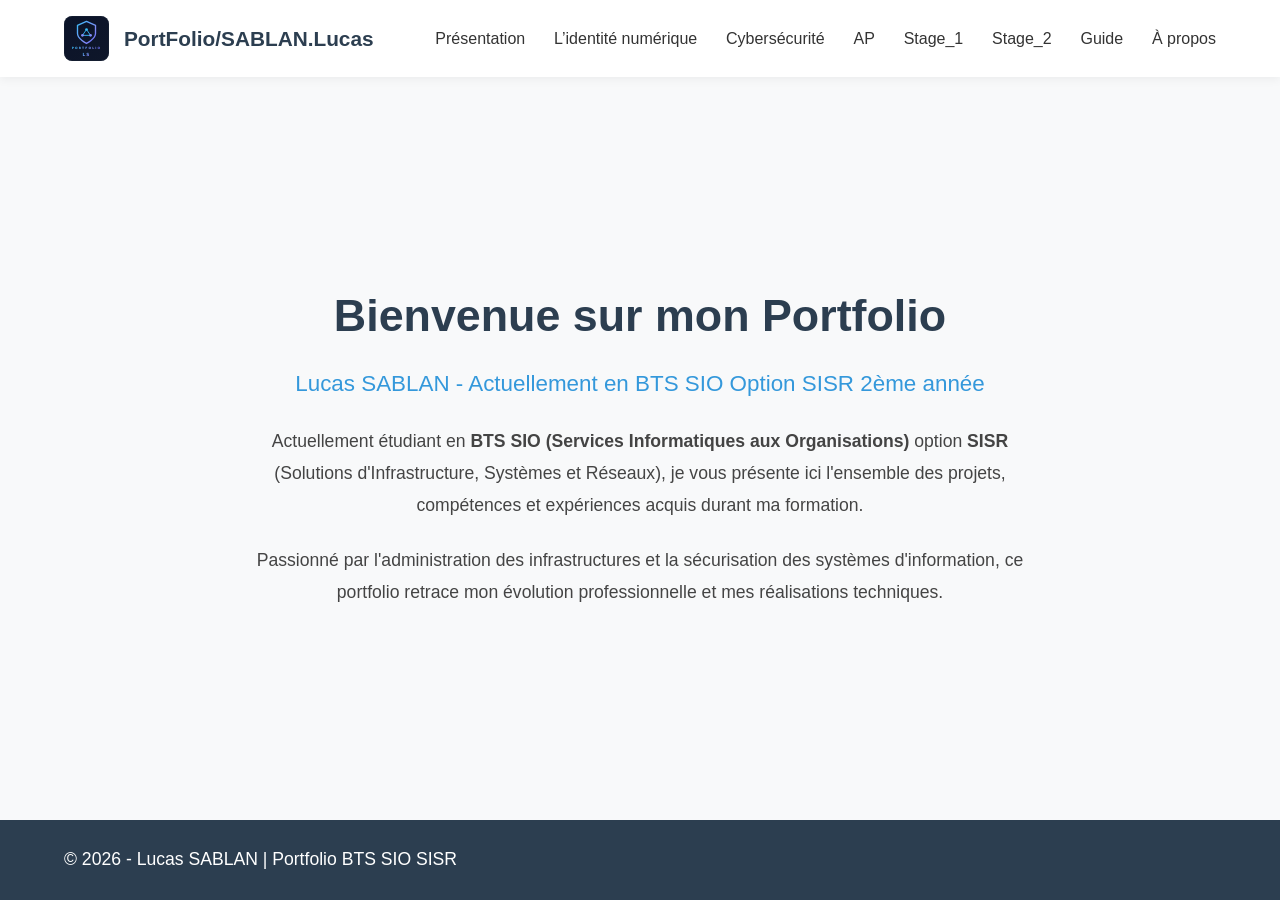
<file: index.html>
<!DOCTYPE html>
<html lang="fr">
<head>
    <meta charset="UTF-8">
    <meta name="viewport" content="width=device-width, initial-scale=1.0">
    <title>Portfolio - Lucas SABLAN</title>
    
    <!-- Favicon dans l'onglet -->
    <link rel="icon" type="image/svg+xml" href="assets/images/logo portfolio sio.svg">
    
    <!-- Lien vers notre fichier CSS -->
    <link rel="stylesheet" href="css/style.css">
</head>
<body>

    <!-- EN-TÊTE ET NAVIGATION -->
    <header>
        <nav>
            <div class="logo">
                <!-- Logo visuel sur le site -->
                <a href="index.html">
                    <img src="assets/images/logo portfolio sio.svg" alt="Logo Portfolio" class="site-logo">
                </a>
                <!-- Lien texte à droite du logo -->
                <a href="index.html">
                    PortFolio/SABLAN.Lucas
                </a>
            </div>
            
            <!-- Menu burger pour mobile -->
            <button class="burger" aria-label="Ouvrir le menu">
                ☰
            </button>
            
            <ul class="nav-links">
                <li><a href="index.html">Présentation</a></li>
                <li><a href="identite-numerique.html">L’identité numérique</a></li>
                <li><a href="cybersecurite.html">Cybersécurité</a></li>
                <li><a href="ap.html">AP</a></li>
                <li><a href="stage-1.html">Stage_1</a></li>
                <li><a href="stage-2.html">Stage_2</a></li>
                <li><a href="guide.html">Guide</a></li>
                <li><a href="a-propos.html">À propos</a></li>
            </ul>
        </nav>
    </header>

    <!-- CONTENU PRINCIPAL DE LA PAGE -->
    <main>
        <section id="presentation">
            <h1>Bienvenue sur mon Portfolio</h1>
            <h2>Lucas SABLAN - Actuellement en BTS SIO Option SISR 2ème année</h2>
            
            <p>
                Actuellement étudiant en <strong>BTS SIO (Services Informatiques aux Organisations)</strong> 
                option <strong>SISR</strong> (Solutions d'Infrastructure, Systèmes et Réseaux), 
                je vous présente ici l'ensemble des projets, compétences et expériences acquis 
                durant ma formation.
            </p>
            
            <p>
                Passionné par l'administration des infrastructures et la sécurisation des systèmes d'information, 
                ce portfolio retrace mon évolution professionnelle et mes réalisations techniques.
            </p>
        </section>
    </main>

    <!-- PIED DE PAGE (Texte d'origine restauré) -->
    <footer>
        <p>&copy; 2026 - Lucas SABLAN | Portfolio BTS SIO SISR</p>
    </footer>

    <!-- Lien vers notre fichier JavaScript -->
    <script src="js/script.js"></script>

</body>
</html>
</file>
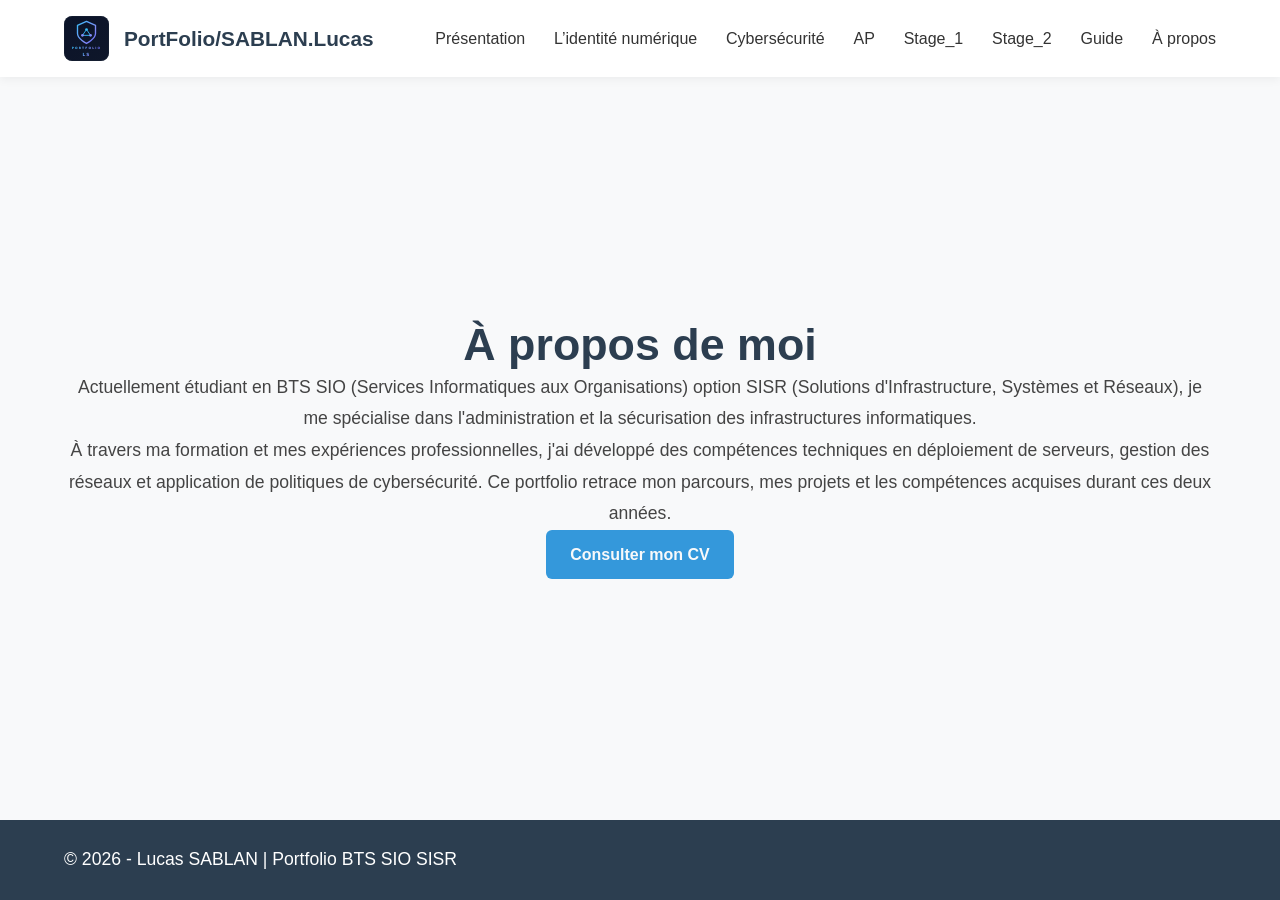
<file: a-propos.html>
<!DOCTYPE html>
<html lang="fr">
<head>
    <meta charset="UTF-8">
    <meta name="viewport" content="width=device-width, initial-scale=1.0">
    <title>À propos - Lucas SABLAN</title>
    
    <!-- Favicon dans l'onglet -->
    <link rel="icon" type="image/svg+xml" href="assets/images/logo portfolio sio.svg">
    
    <!-- Lien vers notre fichier CSS -->
    <link rel="stylesheet" href="css/style.css">
</head>
<body>

    <!-- EN-TÊTE ET NAVIGATION -->
    <header>
        <nav>
            <div class="logo">
                <!-- Logo visuel sur le site -->
                <a href="index.html">
                    <img src="assets/images/logo portfolio sio.svg" alt="Logo Portfolio" class="site-logo">
                </a>
                <!-- Lien texte à droite du logo -->
                <a href="index.html">
                    PortFolio/SABLAN.Lucas
                </a>
            </div>
            
            <!-- Menu burger pour mobile -->
            <button class="burger" aria-label="Ouvrir le menu">
                ☰
            </button>
            
            <ul class="nav-links">
                <li><a href="index.html">Présentation</a></li>
                <li><a href="identite-numerique.html">L’identité numérique</a></li>
                <li><a href="cybersecurite.html">Cybersécurité</a></li>
                <li><a href="ap.html">AP</a></li>
                <li><a href="stage-1.html">Stage_1</a></li>
                <li><a href="stage-2.html">Stage_2</a></li>
                <li><a href="guide.html">Guide</a></li>
                <li><a href="a-propos.html">À propos</a></li>
            </ul>
        </nav>
    </header>

    <!-- CONTENU PRINCIPAL DE LA PAGE -->
    <main>
        <section id="a-propos" class="conteneurs-details">
            <h1>À propos de moi</h1>
            
            <div class="texte-presentation">
                <p>Actuellement étudiant en BTS SIO (Services Informatiques aux Organisations) option SISR (Solutions d'Infrastructure, Systèmes et Réseaux), je me spécialise dans l'administration et la sécurisation des infrastructures informatiques.</p>
                <p>À travers ma formation et mes expériences professionnelles, j'ai développé des compétences techniques en déploiement de serveurs, gestion des réseaux et application de politiques de cybersécurité. Ce portfolio retrace mon parcours, mes projets et les compétences acquises durant ces deux années.</p>
            </div>

            <div class="action-cv">
                <!-- Le lien pointe vers un dossier "assets" -->
                <a href="assets/documents/CV - Lucas Sablan Employé Polyvalent.pdf" target="_blank" class="btn-principal">Consulter mon CV</a>
            </div>
        </section>
    </main>

    <!-- PIED DE PAGE -->
    <footer>
        <p>&copy; 2026 - Lucas SABLAN | Portfolio BTS SIO SISR</p>
    </footer>

    <!-- Lien vers notre fichier JavaScript -->
    <script src="js/script.js"></script>

</body>
</html>
</file>
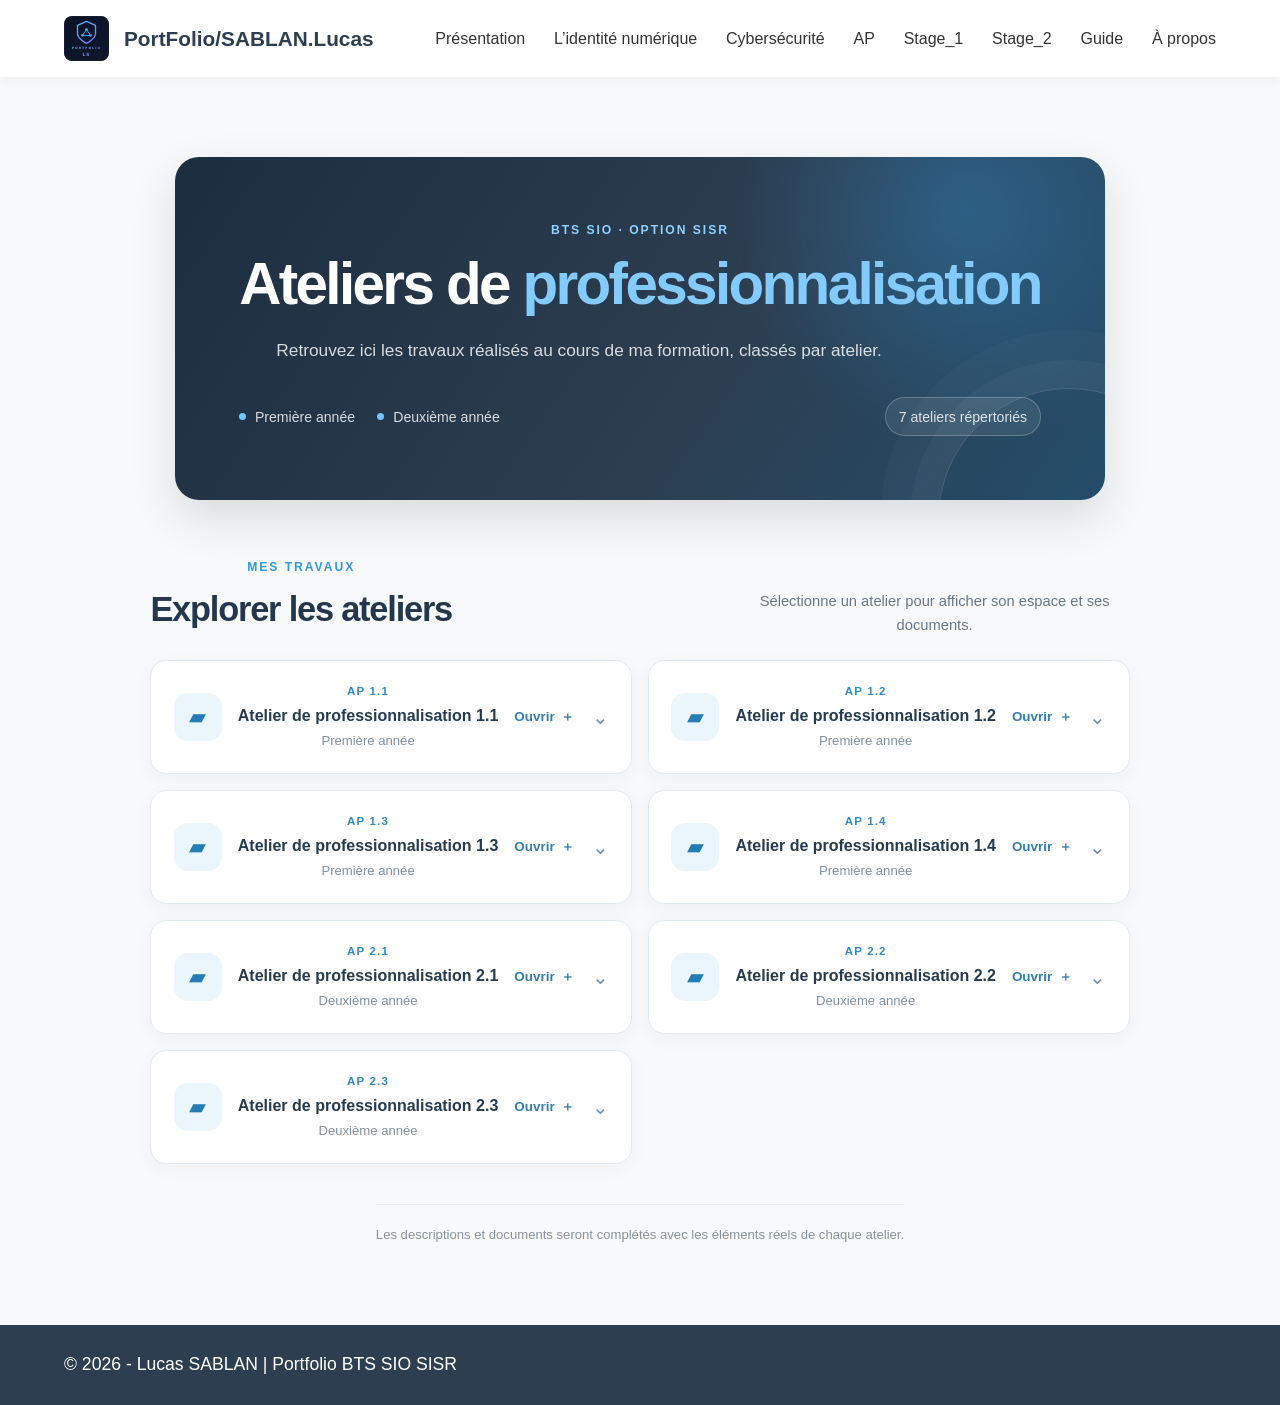
<file: ap.html>
<!DOCTYPE html>
<html lang="fr">
<head>
    <meta charset="UTF-8">
    <meta name="viewport" content="width=device-width, initial-scale=1.0">
    <link rel="icon" type="image/svg+xml" href="assets/images/logo portfolio sio.svg">
    <link rel="stylesheet" href="css/style.css">
    <link rel="stylesheet" href="css/ap-stages.css">

    <meta name="description" content="Ateliers de professionnalisation du BTS SIO option SISR de Lucas SABLAN.">
    <title>Ateliers de Professionnalisation - Lucas SABLAN</title>
</head>
<body>
<header>
    <nav>
        <div class="logo">
            <a href="index.html" aria-label="Retour à l'accueil">
                <img src="assets/images/logo portfolio sio.svg" alt="Logo Portfolio" class="site-logo">
            </a>
            <a href="index.html">PortFolio/SABLAN.Lucas</a>
        </div>

        <button class="burger" type="button" aria-label="Ouvrir le menu" aria-expanded="false">
            ☰
        </button>

        <ul class="nav-links">
            <li><a href="index.html">Présentation</a></li>
            <li><a href="identite-numerique.html">L’identité numérique</a></li>
            <li><a href="cybersecurite.html">Cybersécurité</a></li>
            <li><a href="ap.html">AP</a></li>
            <li><a href="stage-1.html">Stage_1</a></li>
            <li><a href="stage-2.html">Stage_2</a></li>
            <li><a href="guide.html">Guide</a></li>
            <li><a href="a-propos.html">À propos</a></li>
        </ul>
    </nav>
</header>

    <main class="portfolio-main">
        <section class="portfolio-hero">
            <p class="eyebrow">BTS SIO · OPTION SISR</p>
            <h1>Ateliers de <span>professionnalisation</span></h1>
            <p class="hero-lead">Retrouvez ici les travaux réalisés au cours de ma formation, classés par atelier.</p>
            <div class="hero-meta">
                <span><i></i> Première année</span>
                <span><i></i> Deuxième année</span>
                <span class="meta-count">7 ateliers répertoriés</span>
            </div>
        </section>

        <section class="content-section">
            <div class="section-heading">
                <div>
                    <p class="eyebrow">MES TRAVAUX</p>
                    <h2>Explorer les ateliers</h2>
                </div>
                <p class="section-hint">Sélectionne un atelier pour afficher son espace et ses documents.</p>
            </div>
            <div class="ap-grid">
            <details class="ap-card">
                <summary>
                    <span class="ap-card-icon" aria-hidden="true">▰</span>
                    <span class="ap-card-main">
                        <span class="ap-card-code">AP 1.1</span>
                        <span class="ap-card-title">Atelier de professionnalisation 1.1</span>
                        <span class="ap-card-year">Première année</span>
                    </span>
                    <span class="ap-card-action">Ouvrir <span aria-hidden="true">＋</span></span>
                </summary>
                <div class="ap-folder">
                    <p class="ap-description">Ajoute ici une courte présentation de l’atelier 1.1.</p>
                    <div class="file-list" aria-label="Documents de AP 1.1">
                        <div class="file-row file-row-heading">
                            <span>Nom</span><span>Type</span><span>État</span>
                        </div>
                        <div class="file-row">
                            <span class="file-name"><span class="file-icon">▤</span> Présentation de l’atelier</span>
                            <span class="file-type">Document</span>
                            <span class="file-state">À ajouter</span>
                        </div>
                        <div class="file-row">
                            <span class="file-name"><span class="file-icon">▧</span> Captures et illustrations</span>
                            <span class="file-type">Images</span>
                            <span class="file-state">À ajouter</span>
                        </div>
                        <div class="file-row">
                            <span class="file-name"><span class="file-icon">▤</span> Compte rendu / bilan</span>
                            <span class="file-type">Document</span>
                            <span class="file-state">À ajouter</span>
                        </div>
                    </div>
                    <p class="folder-note">Remplace ces lignes par les vrais fichiers et liens de cet atelier. Aucun document n’est créé automatiquement.</p>
                </div>
            </details>
            <details class="ap-card">
                <summary>
                    <span class="ap-card-icon" aria-hidden="true">▰</span>
                    <span class="ap-card-main">
                        <span class="ap-card-code">AP 1.2</span>
                        <span class="ap-card-title">Atelier de professionnalisation 1.2</span>
                        <span class="ap-card-year">Première année</span>
                    </span>
                    <span class="ap-card-action">Ouvrir <span aria-hidden="true">＋</span></span>
                </summary>
                <div class="ap-folder">
                    <p class="ap-description">Ajoute ici une courte présentation de l’atelier 1.2.</p>
                    <div class="file-list" aria-label="Documents de AP 1.2">
                        <div class="file-row file-row-heading">
                            <span>Nom</span><span>Type</span><span>État</span>
                        </div>
                        <div class="file-row">
                            <span class="file-name"><span class="file-icon">▤</span> Présentation de l’atelier</span>
                            <span class="file-type">Document</span>
                            <span class="file-state">À ajouter</span>
                        </div>
                        <div class="file-row">
                            <span class="file-name"><span class="file-icon">▧</span> Captures et illustrations</span>
                            <span class="file-type">Images</span>
                            <span class="file-state">À ajouter</span>
                        </div>
                        <div class="file-row">
                            <span class="file-name"><span class="file-icon">▤</span> Compte rendu / bilan</span>
                            <span class="file-type">Document</span>
                            <span class="file-state">À ajouter</span>
                        </div>
                    </div>
                    <p class="folder-note">Remplace ces lignes par les vrais fichiers et liens de cet atelier. Aucun document n’est créé automatiquement.</p>
                </div>
            </details>
            <details class="ap-card">
                <summary>
                    <span class="ap-card-icon" aria-hidden="true">▰</span>
                    <span class="ap-card-main">
                        <span class="ap-card-code">AP 1.3</span>
                        <span class="ap-card-title">Atelier de professionnalisation 1.3</span>
                        <span class="ap-card-year">Première année</span>
                    </span>
                    <span class="ap-card-action">Ouvrir <span aria-hidden="true">＋</span></span>
                </summary>
                <div class="ap-folder">
                    <p class="ap-description">Ajoute ici une courte présentation de l’atelier 1.3.</p>
                    <div class="file-list" aria-label="Documents de AP 1.3">
                        <div class="file-row file-row-heading">
                            <span>Nom</span><span>Type</span><span>État</span>
                        </div>
                        <div class="file-row">
                            <span class="file-name"><span class="file-icon">▤</span> Présentation de l’atelier</span>
                            <span class="file-type">Document</span>
                            <span class="file-state">À ajouter</span>
                        </div>
                        <div class="file-row">
                            <span class="file-name"><span class="file-icon">▧</span> Captures et illustrations</span>
                            <span class="file-type">Images</span>
                            <span class="file-state">À ajouter</span>
                        </div>
                        <div class="file-row">
                            <span class="file-name"><span class="file-icon">▤</span> Compte rendu / bilan</span>
                            <span class="file-type">Document</span>
                            <span class="file-state">À ajouter</span>
                        </div>
                    </div>
                    <p class="folder-note">Remplace ces lignes par les vrais fichiers et liens de cet atelier. Aucun document n’est créé automatiquement.</p>
                </div>
            </details>
            <details class="ap-card">
                <summary>
                    <span class="ap-card-icon" aria-hidden="true">▰</span>
                    <span class="ap-card-main">
                        <span class="ap-card-code">AP 1.4</span>
                        <span class="ap-card-title">Atelier de professionnalisation 1.4</span>
                        <span class="ap-card-year">Première année</span>
                    </span>
                    <span class="ap-card-action">Ouvrir <span aria-hidden="true">＋</span></span>
                </summary>
                <div class="ap-folder">
                    <p class="ap-description">Ajoute ici une courte présentation de l’atelier 1.4.</p>
                    <div class="file-list" aria-label="Documents de AP 1.4">
                        <div class="file-row file-row-heading">
                            <span>Nom</span><span>Type</span><span>État</span>
                        </div>
                        <div class="file-row">
                            <span class="file-name"><span class="file-icon">▤</span> Présentation de l’atelier</span>
                            <span class="file-type">Document</span>
                            <span class="file-state">À ajouter</span>
                        </div>
                        <div class="file-row">
                            <span class="file-name"><span class="file-icon">▧</span> Captures et illustrations</span>
                            <span class="file-type">Images</span>
                            <span class="file-state">À ajouter</span>
                        </div>
                        <div class="file-row">
                            <span class="file-name"><span class="file-icon">▤</span> Compte rendu / bilan</span>
                            <span class="file-type">Document</span>
                            <span class="file-state">À ajouter</span>
                        </div>
                    </div>
                    <p class="folder-note">Remplace ces lignes par les vrais fichiers et liens de cet atelier. Aucun document n’est créé automatiquement.</p>
                </div>
            </details>
            <details class="ap-card">
                <summary>
                    <span class="ap-card-icon" aria-hidden="true">▰</span>
                    <span class="ap-card-main">
                        <span class="ap-card-code">AP 2.1</span>
                        <span class="ap-card-title">Atelier de professionnalisation 2.1</span>
                        <span class="ap-card-year">Deuxième année</span>
                    </span>
                    <span class="ap-card-action">Ouvrir <span aria-hidden="true">＋</span></span>
                </summary>
                <div class="ap-folder">
                    <p class="ap-description">Ajoute ici une courte présentation de l’atelier 2.1.</p>
                    <div class="file-list" aria-label="Documents de AP 2.1">
                        <div class="file-row file-row-heading">
                            <span>Nom</span><span>Type</span><span>État</span>
                        </div>
                        <div class="file-row">
                            <span class="file-name"><span class="file-icon">▤</span> Présentation de l’atelier</span>
                            <span class="file-type">Document</span>
                            <span class="file-state">À ajouter</span>
                        </div>
                        <div class="file-row">
                            <span class="file-name"><span class="file-icon">▧</span> Captures et illustrations</span>
                            <span class="file-type">Images</span>
                            <span class="file-state">À ajouter</span>
                        </div>
                        <div class="file-row">
                            <span class="file-name"><span class="file-icon">▤</span> Compte rendu / bilan</span>
                            <span class="file-type">Document</span>
                            <span class="file-state">À ajouter</span>
                        </div>
                    </div>
                    <p class="folder-note">Remplace ces lignes par les vrais fichiers et liens de cet atelier. Aucun document n’est créé automatiquement.</p>
                </div>
            </details>
            <details class="ap-card">
                <summary>
                    <span class="ap-card-icon" aria-hidden="true">▰</span>
                    <span class="ap-card-main">
                        <span class="ap-card-code">AP 2.2</span>
                        <span class="ap-card-title">Atelier de professionnalisation 2.2</span>
                        <span class="ap-card-year">Deuxième année</span>
                    </span>
                    <span class="ap-card-action">Ouvrir <span aria-hidden="true">＋</span></span>
                </summary>
                <div class="ap-folder">
                    <p class="ap-description">Ajoute ici une courte présentation de l’atelier 2.2.</p>
                    <div class="file-list" aria-label="Documents de AP 2.2">
                        <div class="file-row file-row-heading">
                            <span>Nom</span><span>Type</span><span>État</span>
                        </div>
                        <div class="file-row">
                            <span class="file-name"><span class="file-icon">▤</span> Présentation de l’atelier</span>
                            <span class="file-type">Document</span>
                            <span class="file-state">À ajouter</span>
                        </div>
                        <div class="file-row">
                            <span class="file-name"><span class="file-icon">▧</span> Captures et illustrations</span>
                            <span class="file-type">Images</span>
                            <span class="file-state">À ajouter</span>
                        </div>
                        <div class="file-row">
                            <span class="file-name"><span class="file-icon">▤</span> Compte rendu / bilan</span>
                            <span class="file-type">Document</span>
                            <span class="file-state">À ajouter</span>
                        </div>
                    </div>
                    <p class="folder-note">Remplace ces lignes par les vrais fichiers et liens de cet atelier. Aucun document n’est créé automatiquement.</p>
                </div>
            </details>
            <details class="ap-card">
                <summary>
                    <span class="ap-card-icon" aria-hidden="true">▰</span>
                    <span class="ap-card-main">
                        <span class="ap-card-code">AP 2.3</span>
                        <span class="ap-card-title">Atelier de professionnalisation 2.3</span>
                        <span class="ap-card-year">Deuxième année</span>
                    </span>
                    <span class="ap-card-action">Ouvrir <span aria-hidden="true">＋</span></span>
                </summary>
                <div class="ap-folder">
                    <p class="ap-description">Ajoute ici une courte présentation de l’atelier 2.3.</p>
                    <div class="file-list" aria-label="Documents de AP 2.3">
                        <div class="file-row file-row-heading">
                            <span>Nom</span><span>Type</span><span>État</span>
                        </div>
                        <div class="file-row">
                            <span class="file-name"><span class="file-icon">▤</span> Présentation de l’atelier</span>
                            <span class="file-type">Document</span>
                            <span class="file-state">À ajouter</span>
                        </div>
                        <div class="file-row">
                            <span class="file-name"><span class="file-icon">▧</span> Captures et illustrations</span>
                            <span class="file-type">Images</span>
                            <span class="file-state">À ajouter</span>
                        </div>
                        <div class="file-row">
                            <span class="file-name"><span class="file-icon">▤</span> Compte rendu / bilan</span>
                            <span class="file-type">Document</span>
                            <span class="file-state">À ajouter</span>
                        </div>
                    </div>
                    <p class="folder-note">Remplace ces lignes par les vrais fichiers et liens de cet atelier. Aucun document n’est créé automatiquement.</p>
                </div>
            </details>
            </div>
        </section>
        <div class="page-footnote">Les descriptions et documents seront complétés avec les éléments réels de chaque atelier.</div>
    </main>
    <footer>
        <p>&copy; 2026 - Lucas SABLAN | Portfolio BTS SIO SISR</p>
    </footer>
    <script src="js/script.js"></script>
    <script>
        // Synchronise l'état accessible du bouton avec l'ouverture du menu existant.
        const burgerButton = document.querySelector('.burger');
        const menuLinks = document.querySelector('.nav-links');
        if (burgerButton && menuLinks) {
            burgerButton.addEventListener('click', () => {
                burgerButton.setAttribute('aria-expanded', menuLinks.classList.contains('active') ? 'true' : 'false');
            });
        }
    </script>
</body>
</html>
</file>
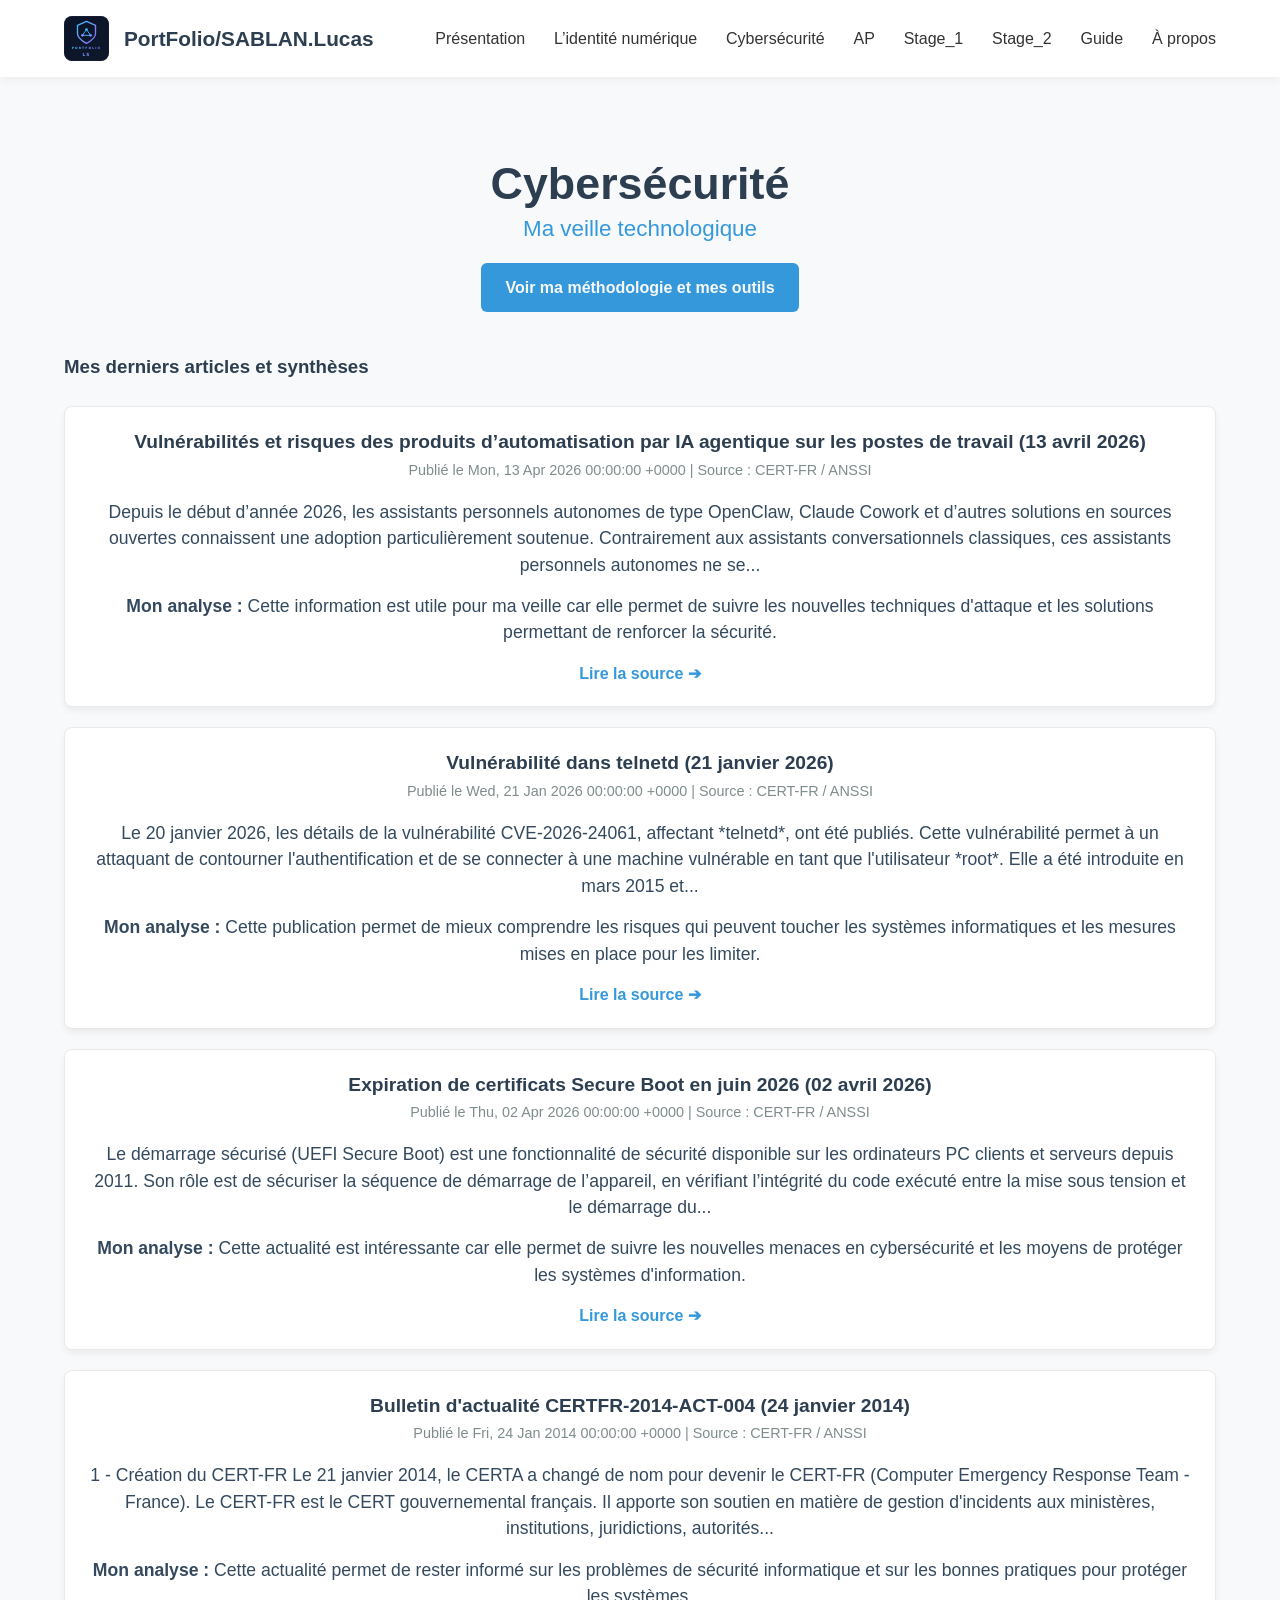
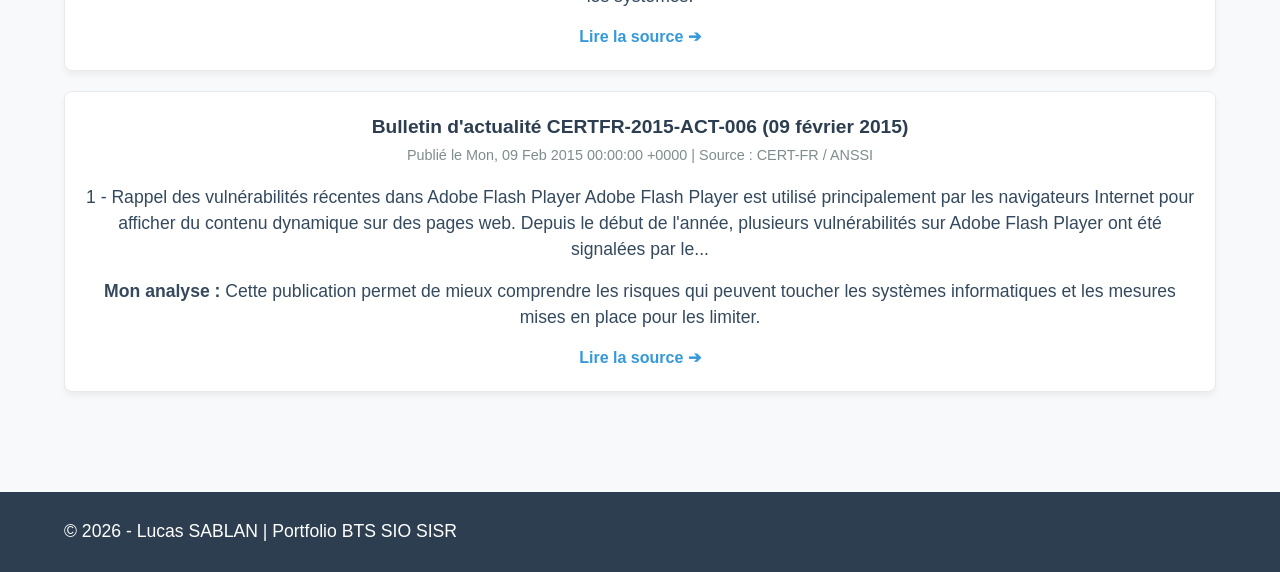
<file: cybersecurite.html>
<!DOCTYPE html>
<html lang="fr">
<head>
    <meta charset="UTF-8">
    <meta name="viewport" content="width=device-width, initial-scale=1.0">
    <title>Cybersécurité - Lucas SABLAN</title>
    <!-- Favicon dans l'onglet -->
    <link rel="icon" type="image/svg+xml" href="assets/images/logo portfolio sio.svg">
    
    <!-- Lien vers notre fichier CSS -->
    <link rel="stylesheet" href="css/style.css">
</head>
<body>
    <!-- EN-TÊTE ET NAVIGATION -->
    <header>
        <nav>
            <div class="logo">
                <!-- Logo visuel sur le site -->
                <a href="index.html">
                    <img src="assets/images/logo portfolio sio.svg" alt="Logo Portfolio" class="site-logo">
                </a>
                <!-- Lien texte à droite du logo -->
                <a href="index.html">
                    PortFolio/SABLAN.Lucas
                </a>
            </div>
            
            <!-- Menu burger pour mobile -->
            <button class="burger" aria-label="Ouvrir le menu">
                ☰
            </button>
            
            <ul class="nav-links">
                <li><a href="index.html">Présentation</a></li>
                <li><a href="identite-numerique.html">L’identité numérique</a></li>
                <li><a href="cybersecurite.html">Cybersécurité</a></li>
                <li><a href="ap.html">AP</a></li>
                <li><a href="stage-1.html">Stage_1</a></li>
                <li><a href="stage-2.html">Stage_2</a></li>
                <li><a href="guide.html">Guide</a></li>
                <li><a href="a-propos.html">À propos</a></li>
            </ul>
        </nav>
    </header>

    <!-- CONTENU PRINCIPAL DE LA PAGE -->
    <main>
        <section id="en-tete-veille" style="text-align: center; margin-bottom: 2.5rem;">
            <h1>Cybersécurité</h1>
            <h2>Ma veille technologique</h2>
            <!-- Bouton de renvoi vers la page de méthodologie cachée -->
            <a href="methodologie-veille.html" class="btn-principal" style="margin-top: 1rem;">Voir ma méthodologie et mes outils</a>
        </section>

        <!-- LES ARTICLES ET SYNTHÈSES -->
        <section id="articles-veille" class="conteneurs-details">
            <h3 style="color: var(--couleur-principale); margin-bottom: 1.5rem; text-align: left;">Mes derniers articles et synthèses</h3>
            
            <!-- Conteneur dynamique des veilles (Géré par JS) -->
            <div id="veilles-container" data-theme="cybersecurite">
                <p>Chargement des articles de veille...</p>
            </div>

        </section>
    </main>

    <footer>
        <p>&copy; 2026 - Lucas SABLAN | Portfolio BTS SIO SISR</p>
    </footer>
    <script src="js/script.js"></script>
    <!-- Appel du script pour générer les veilles automatiquement -->
    <script src="js/veilles.js"></script>
</body>
</html>
</file>
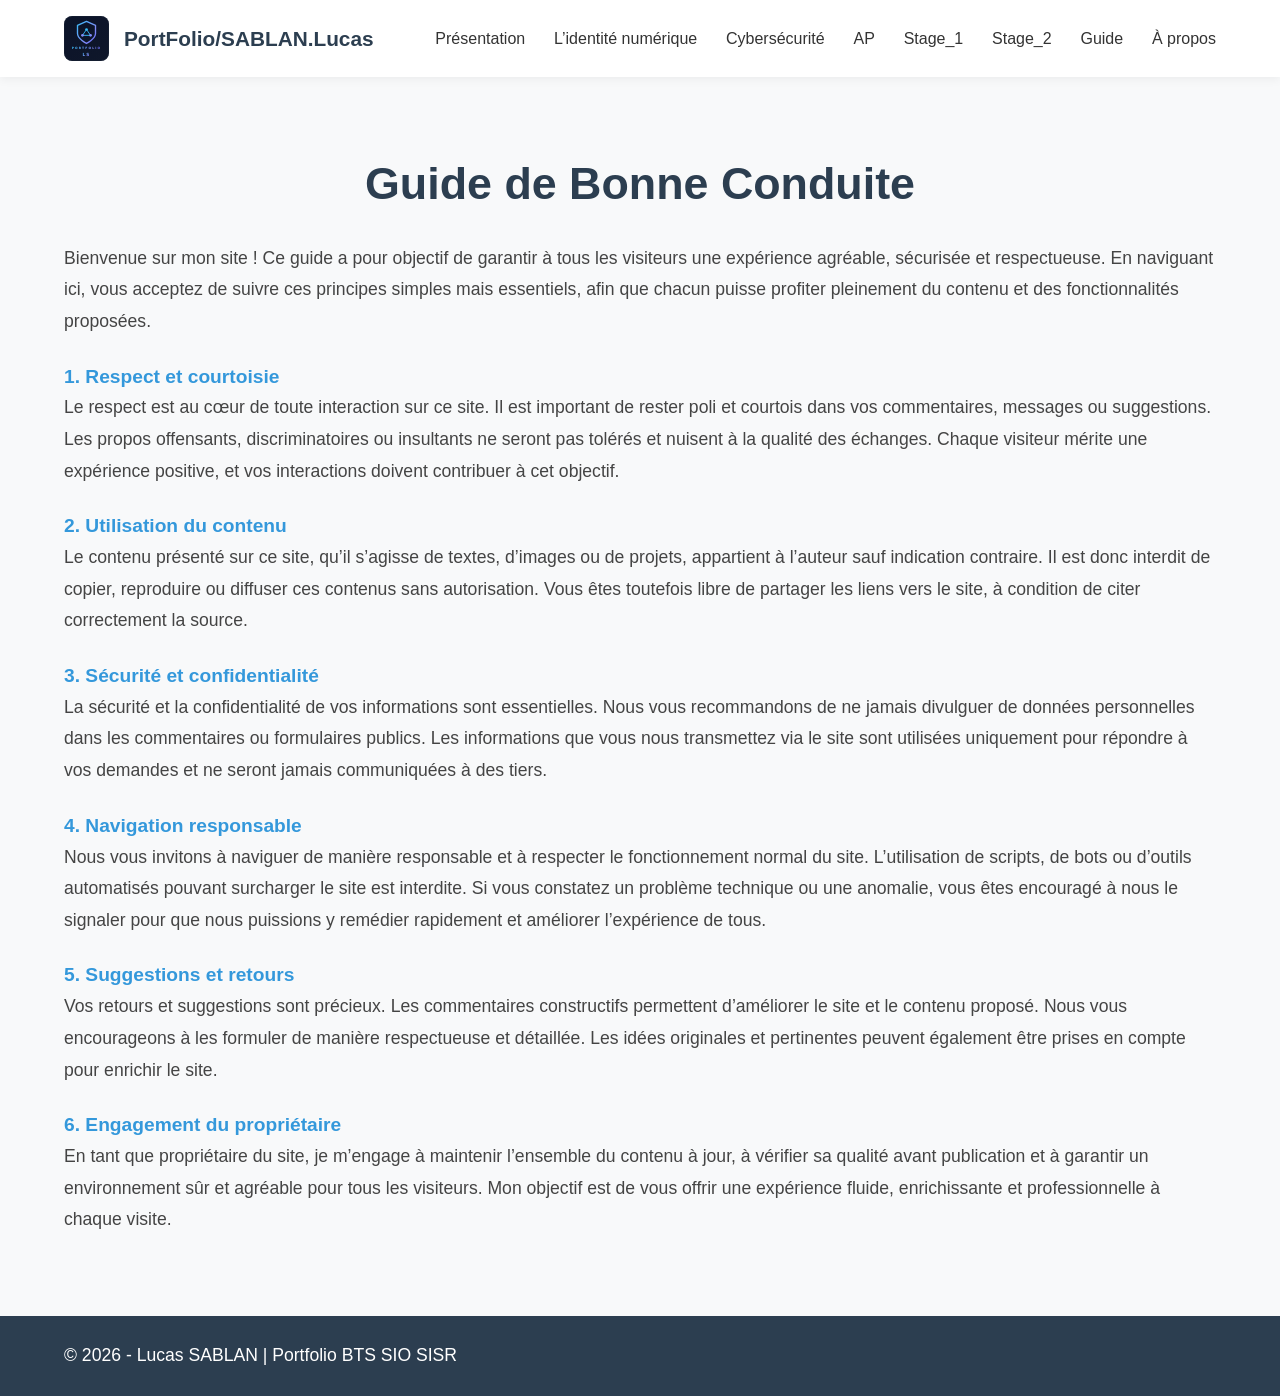
<file: guide.html>
<!DOCTYPE html>
<html lang="fr">
<head>
    <meta charset="UTF-8">
    <meta name="viewport" content="width=device-width, initial-scale=1.0">
    <title>Guide - Lucas SABLAN</title>
    <link rel="icon" type="image/svg+xml" href="assets/images/logo portfolio sio.svg">
    <link rel="stylesheet" href="css/style.css">
</head>
<body>
    <!-- EN-TÊTE ET NAVIGATION -->
    <header>
        <nav>
            <div class="logo">
                <a href="index.html">
                    <img src="assets/images/logo portfolio sio.svg" alt="Logo Portfolio" class="site-logo">
                </a>
                <a href="index.html">PortFolio/SABLAN.Lucas</a>
            </div>
            <button class="burger" aria-label="Ouvrir le menu">☰</button>
            <ul class="nav-links">
                <li><a href="index.html">Présentation</a></li>
                <li><a href="identite-numerique.html">L’identité numérique</a></li>
                <li><a href="cybersecurite.html">Cybersécurité</a></li>
                <li><a href="ap.html">AP</a></li>
                <li><a href="stage-1.html">Stage_1</a></li>
                <li><a href="stage-2.html">Stage_2</a></li>
                <li><a href="guide.html">Guide</a></li>
                <li><a href="a-propos.html">À propos</a></li>
            </ul>
        </nav>
    </header>

    <main>
        <section id="guide-conduite" class="conteneurs-details texte-presentation" style="text-align: left;">
            <h1 style="text-align: center; color: var(--couleur-principale); margin-bottom: 2rem;">Guide de Bonne Conduite</h1>
            
            <p>Bienvenue sur mon site ! Ce guide a pour objectif de garantir à tous les visiteurs une expérience agréable, sécurisée et respectueuse. En naviguant ici, vous acceptez de suivre ces principes simples mais essentiels, afin que chacun puisse profiter pleinement du contenu et des fonctionnalités proposées.</p>

            <h3 style="color: var(--couleur-secondaire); margin-top: 1.5rem; font-size: 1.2rem;">1. Respect et courtoisie</h3>
            <p>Le respect est au cœur de toute interaction sur ce site. Il est important de rester poli et courtois dans vos commentaires, messages ou suggestions. Les propos offensants, discriminatoires ou insultants ne seront pas tolérés et nuisent à la qualité des échanges. Chaque visiteur mérite une expérience positive, et vos interactions doivent contribuer à cet objectif.</p>

            <h3 style="color: var(--couleur-secondaire); margin-top: 1.5rem; font-size: 1.2rem;">2. Utilisation du contenu</h3>
            <p>Le contenu présenté sur ce site, qu’il s’agisse de textes, d’images ou de projets, appartient à l’auteur sauf indication contraire. Il est donc interdit de copier, reproduire ou diffuser ces contenus sans autorisation. Vous êtes toutefois libre de partager les liens vers le site, à condition de citer correctement la source.</p>

            <h3 style="color: var(--couleur-secondaire); margin-top: 1.5rem; font-size: 1.2rem;">3. Sécurité et confidentialité</h3>
            <p>La sécurité et la confidentialité de vos informations sont essentielles. Nous vous recommandons de ne jamais divulguer de données personnelles dans les commentaires ou formulaires publics. Les informations que vous nous transmettez via le site sont utilisées uniquement pour répondre à vos demandes et ne seront jamais communiquées à des tiers.</p>

            <h3 style="color: var(--couleur-secondaire); margin-top: 1.5rem; font-size: 1.2rem;">4. Navigation responsable</h3>
            <p>Nous vous invitons à naviguer de manière responsable et à respecter le fonctionnement normal du site. L’utilisation de scripts, de bots ou d’outils automatisés pouvant surcharger le site est interdite. Si vous constatez un problème technique ou une anomalie, vous êtes encouragé à nous le signaler pour que nous puissions y remédier rapidement et améliorer l’expérience de tous.</p>

            <h3 style="color: var(--couleur-secondaire); margin-top: 1.5rem; font-size: 1.2rem;">5. Suggestions et retours</h3>
            <p>Vos retours et suggestions sont précieux. Les commentaires constructifs permettent d’améliorer le site et le contenu proposé. Nous vous encourageons à les formuler de manière respectueuse et détaillée. Les idées originales et pertinentes peuvent également être prises en compte pour enrichir le site.</p>

            <h3 style="color: var(--couleur-secondaire); margin-top: 1.5rem; font-size: 1.2rem;">6. Engagement du propriétaire</h3>
            <p>En tant que propriétaire du site, je m’engage à maintenir l’ensemble du contenu à jour, à vérifier sa qualité avant publication et à garantir un environnement sûr et agréable pour tous les visiteurs. Mon objectif est de vous offrir une expérience fluide, enrichissante et professionnelle à chaque visite.</p>
        </section>
    </main>

    <footer>
        <p>&copy; 2026 - Lucas SABLAN | Portfolio BTS SIO SISR</p>
    </footer>
    <script src="js/script.js"></script>
</body>
</html>
</file>
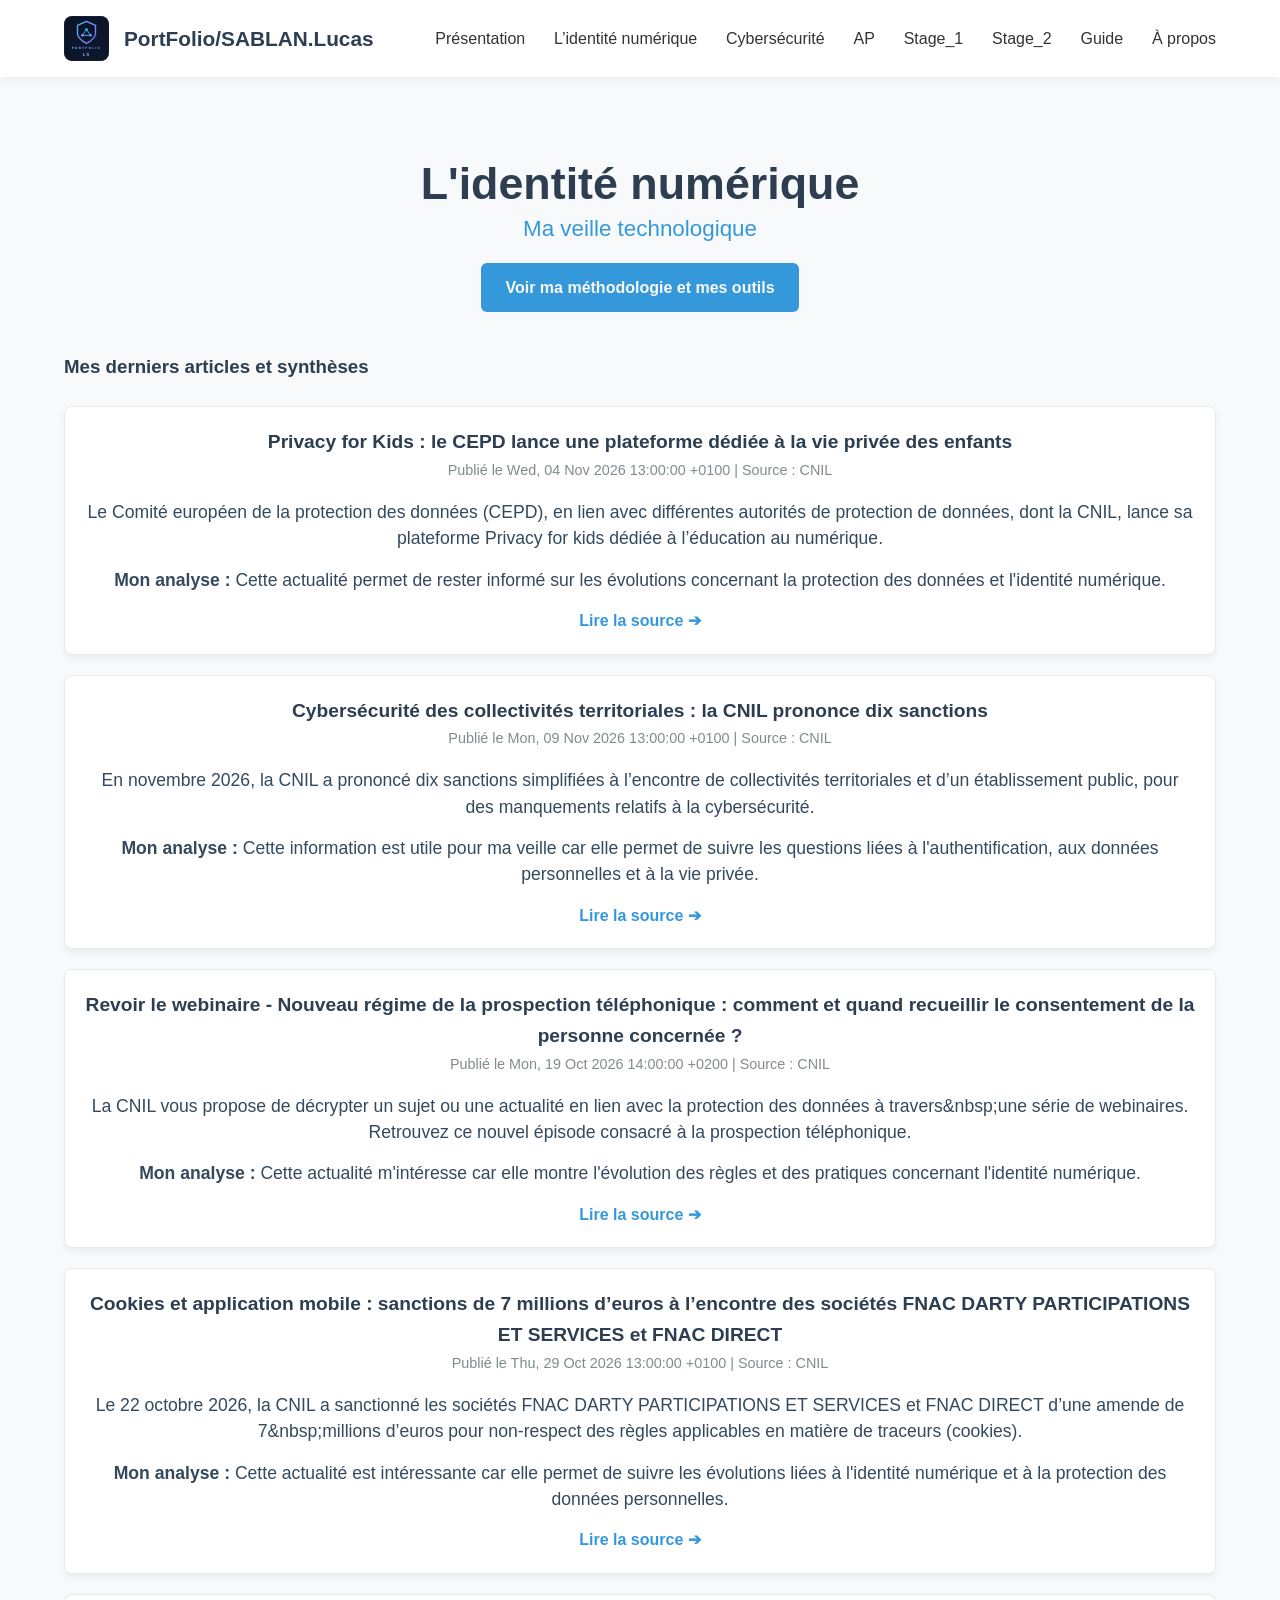
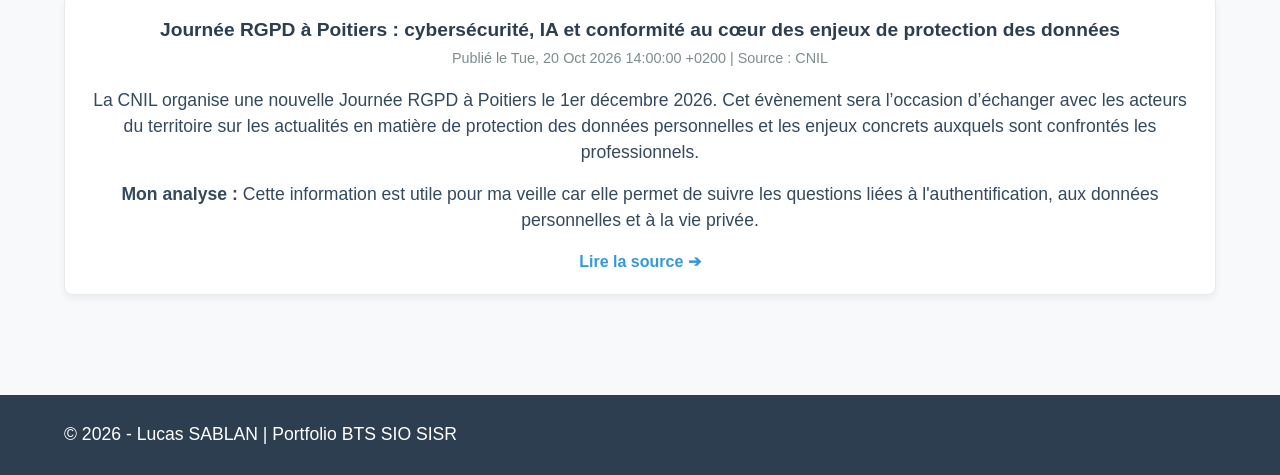
<file: identite-numerique.html>
<!DOCTYPE html>
<html lang="fr">
<head>
    <meta charset="UTF-8">
    <meta name="viewport" content="width=device-width, initial-scale=1.0">
    <title>L'identité numérique - Lucas SABLAN</title>
    <!-- Favicon dans l'onglet -->
    <link rel="icon" type="image/svg+xml" href="assets/images/logo portfolio sio.svg">
    
    <!-- Lien vers notre fichier CSS -->
    <link rel="stylesheet" href="css/style.css">
</head>
<body>
    <!-- EN-TÊTE ET NAVIGATION -->
    <header>
        <nav>
            <div class="logo">
                <!-- Logo visuel sur le site -->
                <a href="index.html">
                    <img src="assets/images/logo portfolio sio.svg" alt="Logo Portfolio" class="site-logo">
                </a>
                <!-- Lien texte à droite du logo -->
                <a href="index.html">
                    PortFolio/SABLAN.Lucas
                </a>
            </div>
            
            <!-- Menu burger pour mobile -->
            <button class="burger" aria-label="Ouvrir le menu">
                ☰
            </button>
            
            <ul class="nav-links">
                <li><a href="index.html">Présentation</a></li>
                <li><a href="identite-numerique.html">L’identité numérique</a></li>
                <li><a href="cybersecurite.html">Cybersécurité</a></li>
                <li><a href="ap.html">AP</a></li>
                <li><a href="stage-1.html">Stage_1</a></li>
                <li><a href="stage-2.html">Stage_2</a></li>
                <li><a href="guide.html">Guide</a></li>
                <li><a href="a-propos.html">À propos</a></li>
            </ul>
        </nav>
    </header>

    <!-- CONTENU PRINCIPAL DE LA PAGE -->
    <main>
        <section id="en-tete-veille" style="text-align: center; margin-bottom: 2.5rem;">
            <h1>L'identité numérique</h1>
            <h2>Ma veille technologique</h2>
            <!-- Bouton de renvoi vers la page de méthodologie cachée -->
            <a href="methodologie-veille.html" class="btn-principal" style="margin-top: 1rem;">Voir ma méthodologie et mes outils</a>
        </section>

        <!-- LES ARTICLES ET SYNTHÈSES -->
        <section id="articles-veille" class="conteneurs-details">
            <h3 style="color: var(--couleur-principale); margin-bottom: 1.5rem; text-align: left;">Mes derniers articles et synthèses</h3>
            
            <!-- Conteneur dynamique des veilles (Géré par JS) -->
            <div id="veilles-container" data-theme="identite_numerique">
                <p>Chargement des articles de veille...</p>
            </div>

        </section>
    </main>

    <footer>
        <p>&copy; 2026 - Lucas SABLAN | Portfolio BTS SIO SISR</p>
    </footer>
    <script src="js/script.js"></script>
    <!-- Appel du script pour générer les veilles automatiquement -->
    <script src="js/veilles.js"></script>
</body>
</html>
</file>
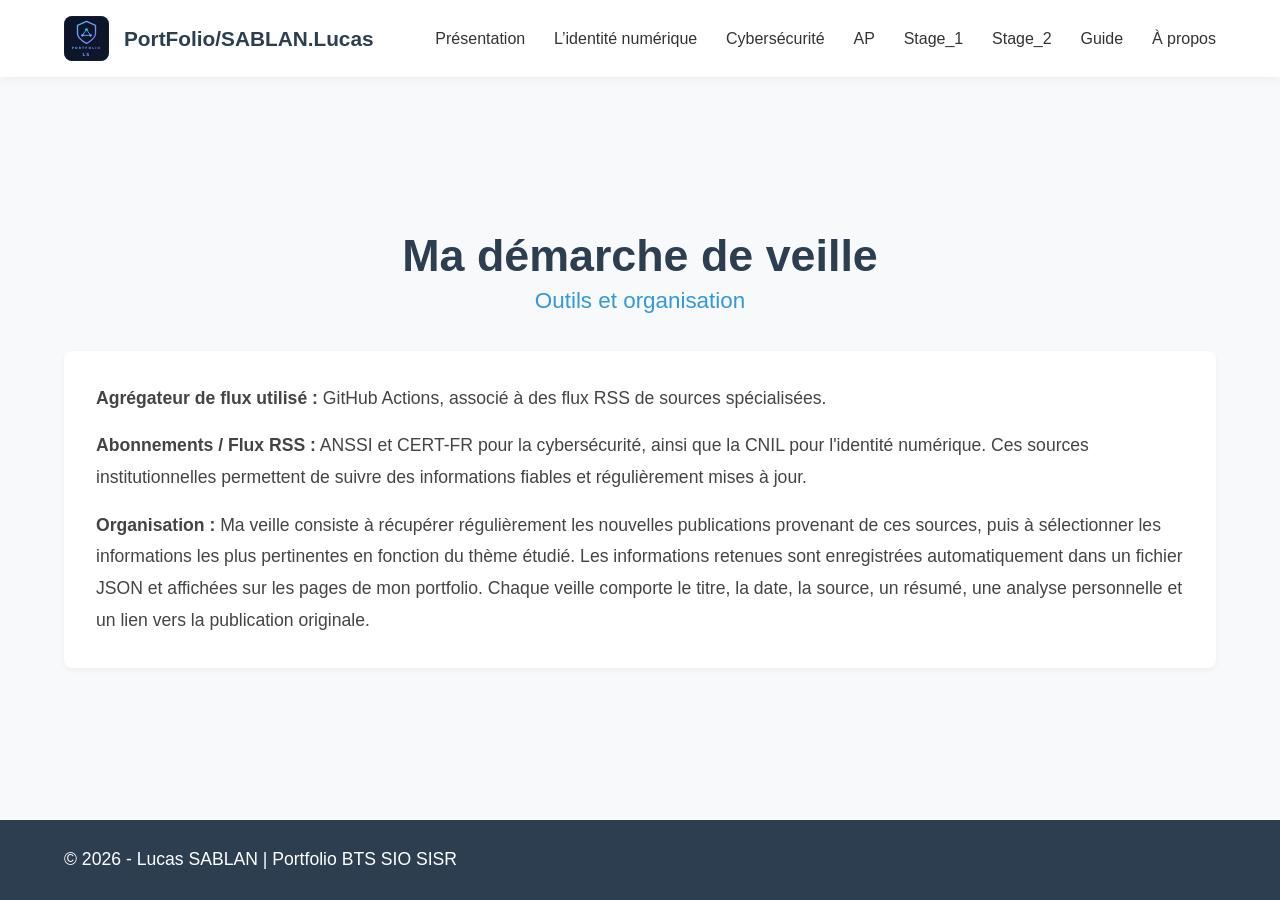
<file: methodologie-veille.html>
<!DOCTYPE html>
<html lang="fr">
<head>
    <meta charset="UTF-8">
    <meta name="viewport" content="width=device-width, initial-scale=1.0">
    <title>Méthodologie de Veille - Lucas SABLAN</title>
    <link rel="icon" type="image/svg+xml" href="assets/images/logo portfolio sio.svg">
    <link rel="stylesheet" href="css/style.css">
</head>
<body>
    <header>
        <nav>
            <div class="logo">
                <a href="index.html">
                    <img src="assets/images/logo portfolio sio.svg" alt="Logo Portfolio" class="site-logo">
                </a>
                <a href="index.html">PortFolio/SABLAN.Lucas</a>
            </div>
            <button class="burger" aria-label="Ouvrir le menu">☰</button>
            <ul class="nav-links">
                <li><a href="index.html">Présentation</a></li>
                <li><a href="identite-numerique.html">L’identité numérique</a></li>
                <li><a href="cybersecurite.html">Cybersécurité</a></li>
                <li><a href="ap.html">AP</a></li>
                <li><a href="stage-1.html">Stage_1</a></li>
                <li><a href="stage-2.html">Stage_2</a></li>
                <li><a href="guide.html">Guide</a></li>
                <li><a href="a-propos.html">À propos</a></li>
            </ul>
        </nav>
    </header>

    <main>
        <section id="methodologie" class="conteneurs-details">
            <h1>Ma démarche de veille</h1>
            <h2>Outils et organisation</h2>
            
            <div style="background-color: var(--couleur-nav); padding: 2rem; border-radius: 8px; box-shadow: 0 2px 5px rgba(0,0,0,0.05); text-align: left; margin-top: 2rem;">
                <p style="margin-bottom: 1rem;"><strong>Agrégateur de flux utilisé :</strong> GitHub Actions, associé à des flux RSS de sources spécialisées.</p>
                <p style="margin-bottom: 1rem;"><strong>Abonnements / Flux RSS :</strong> ANSSI et CERT-FR pour la cybersécurité, ainsi que la CNIL pour l'identité numérique. Ces sources institutionnelles permettent de suivre des informations fiables et régulièrement mises à jour.</p>
                <p><strong>Organisation :</strong> Ma veille consiste à récupérer régulièrement les nouvelles publications provenant de ces sources, puis à sélectionner les informations les plus pertinentes en fonction du thème étudié. Les informations retenues sont enregistrées automatiquement dans un fichier JSON et affichées sur les pages de mon portfolio. Chaque veille comporte le titre, la date, la source, un résumé, une analyse personnelle et un lien vers la publication originale.</p>
            </div>
        </section>
    </main>

    <footer>
        <p>&copy; 2026 - Lucas SABLAN | Portfolio BTS SIO SISR</p>
    </footer>
    <script src="js/script.js"></script>
</body>
</html>
</file>
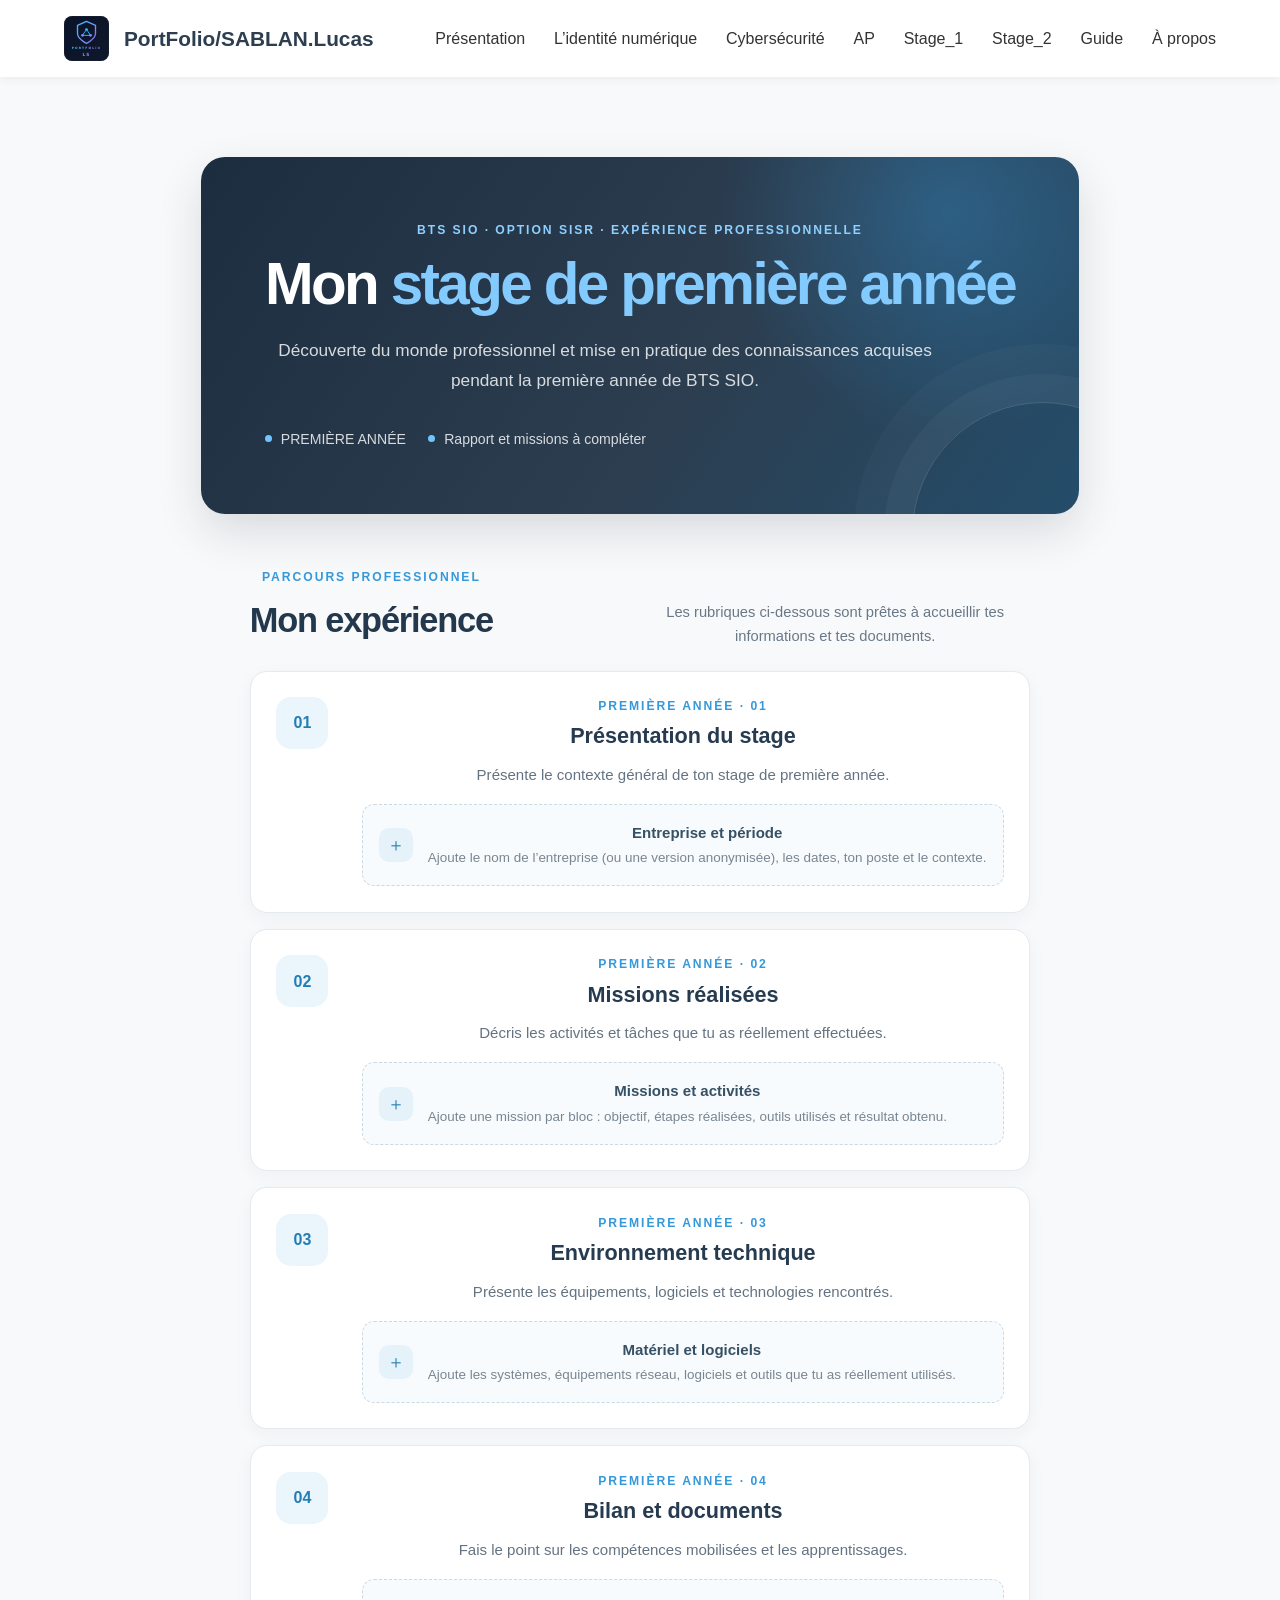
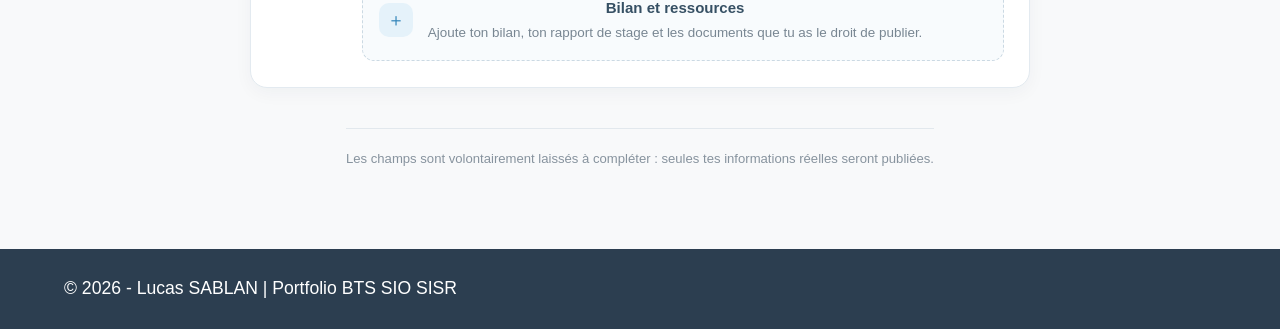
<file: stage-1.html>
<!DOCTYPE html>
<html lang="fr">
<head>
    <meta charset="UTF-8">
    <meta name="viewport" content="width=device-width, initial-scale=1.0">
    <link rel="icon" type="image/svg+xml" href="assets/images/logo portfolio sio.svg">
    <link rel="stylesheet" href="css/style.css">
    <link rel="stylesheet" href="css/ap-stages.css">

    <meta name="description" content="Stage de première année de Lucas SABLAN dans le cadre du BTS SIO option SISR.">
    <title>Stage de première année - Lucas SABLAN</title>
</head>
<body>
<header>
    <nav>
        <div class="logo">
            <a href="index.html" aria-label="Retour à l'accueil">
                <img src="assets/images/logo portfolio sio.svg" alt="Logo Portfolio" class="site-logo">
            </a>
            <a href="index.html">PortFolio/SABLAN.Lucas</a>
        </div>

        <button class="burger" type="button" aria-label="Ouvrir le menu" aria-expanded="false">
            ☰
        </button>

        <ul class="nav-links">
            <li><a href="index.html">Présentation</a></li>
            <li><a href="identite-numerique.html">L’identité numérique</a></li>
            <li><a href="cybersecurite.html">Cybersécurité</a></li>
            <li><a href="ap.html">AP</a></li>
            <li><a href="stage-1.html">Stage_1</a></li>
            <li><a href="stage-2.html">Stage_2</a></li>
            <li><a href="guide.html">Guide</a></li>
            <li><a href="a-propos.html">À propos</a></li>
        </ul>
    </nav>
</header>

    <main class="portfolio-main stage-main">
        <section class="portfolio-hero stage-hero">
            <p class="eyebrow">BTS SIO · OPTION SISR · EXPÉRIENCE PROFESSIONNELLE</p>
            <h1>Mon <span>stage de première année</span></h1>
            <p class="hero-lead">Découverte du monde professionnel et mise en pratique des connaissances acquises pendant la première année de BTS SIO.</p>
            <div class="hero-meta">
                <span><i></i> PREMIÈRE ANNÉE</span>
                <span><i></i> Rapport et missions à compléter</span>
            </div>
        </section>

        <section class="content-section stage-content">
            <div class="section-heading">
                <div>
                    <p class="eyebrow">PARCOURS PROFESSIONNEL</p>
                    <h2>Mon expérience</h2>
                </div>
                <p class="section-hint">Les rubriques ci-dessous sont prêtes à accueillir tes informations et tes documents.</p>
            </div>
            <div class="stage-panels">
            <section class="stage-panel" id="stage-part-1">
                <div class="panel-number">01</div>
                <div class="panel-content">
                    <p class="eyebrow">PREMIÈRE ANNÉE · 01</p>
                    <h2>Présentation du stage</h2>
                    <p class="panel-intro">Présente le contexte général de ton stage de première année.</p>
                    <div class="placeholder-card">
                        <span class="placeholder-mark" aria-hidden="true">＋</span>
                        <div>
                            <h3>Entreprise et période</h3>
                            <p>Ajoute le nom de l’entreprise (ou une version anonymisée), les dates, ton poste et le contexte.</p>
                        </div>
                    </div>
                </div>
            </section>
            <section class="stage-panel" id="stage-part-2">
                <div class="panel-number">02</div>
                <div class="panel-content">
                    <p class="eyebrow">PREMIÈRE ANNÉE · 02</p>
                    <h2>Missions réalisées</h2>
                    <p class="panel-intro">Décris les activités et tâches que tu as réellement effectuées.</p>
                    <div class="placeholder-card">
                        <span class="placeholder-mark" aria-hidden="true">＋</span>
                        <div>
                            <h3>Missions et activités</h3>
                            <p>Ajoute une mission par bloc : objectif, étapes réalisées, outils utilisés et résultat obtenu.</p>
                        </div>
                    </div>
                </div>
            </section>
            <section class="stage-panel" id="stage-part-3">
                <div class="panel-number">03</div>
                <div class="panel-content">
                    <p class="eyebrow">PREMIÈRE ANNÉE · 03</p>
                    <h2>Environnement technique</h2>
                    <p class="panel-intro">Présente les équipements, logiciels et technologies rencontrés.</p>
                    <div class="placeholder-card">
                        <span class="placeholder-mark" aria-hidden="true">＋</span>
                        <div>
                            <h3>Matériel et logiciels</h3>
                            <p>Ajoute les systèmes, équipements réseau, logiciels et outils que tu as réellement utilisés.</p>
                        </div>
                    </div>
                </div>
            </section>
            <section class="stage-panel" id="stage-part-4">
                <div class="panel-number">04</div>
                <div class="panel-content">
                    <p class="eyebrow">PREMIÈRE ANNÉE · 04</p>
                    <h2>Bilan et documents</h2>
                    <p class="panel-intro">Fais le point sur les compétences mobilisées et les apprentissages.</p>
                    <div class="placeholder-card">
                        <span class="placeholder-mark" aria-hidden="true">＋</span>
                        <div>
                            <h3>Bilan et ressources</h3>
                            <p>Ajoute ton bilan, ton rapport de stage et les documents que tu as le droit de publier.</p>
                        </div>
                    </div>
                </div>
            </section>
            </div>
        </section>
        <div class="page-footnote">Les champs sont volontairement laissés à compléter : seules tes informations réelles seront publiées.</div>
    </main>
    <footer>
        <p>&copy; 2026 - Lucas SABLAN | Portfolio BTS SIO SISR</p>
    </footer>
    <script src="js/script.js"></script>
</body>
</html>
</file>
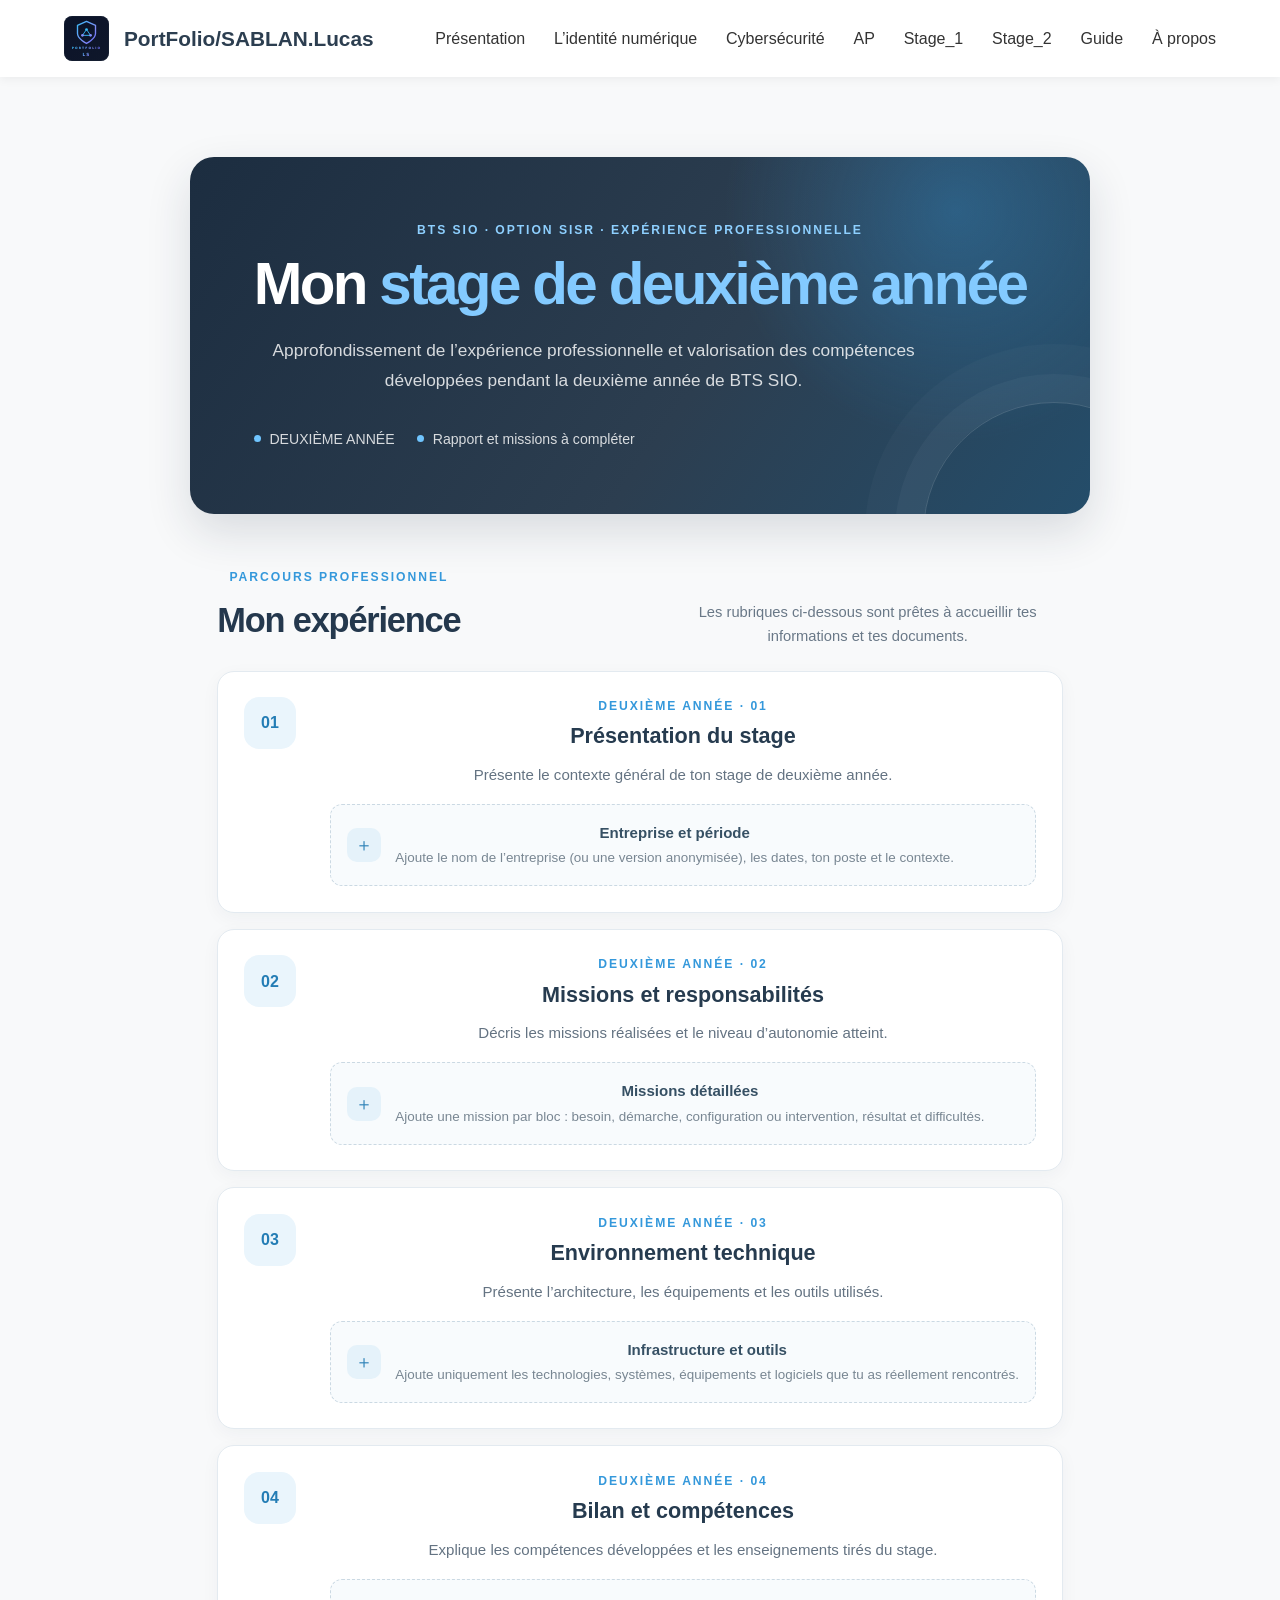
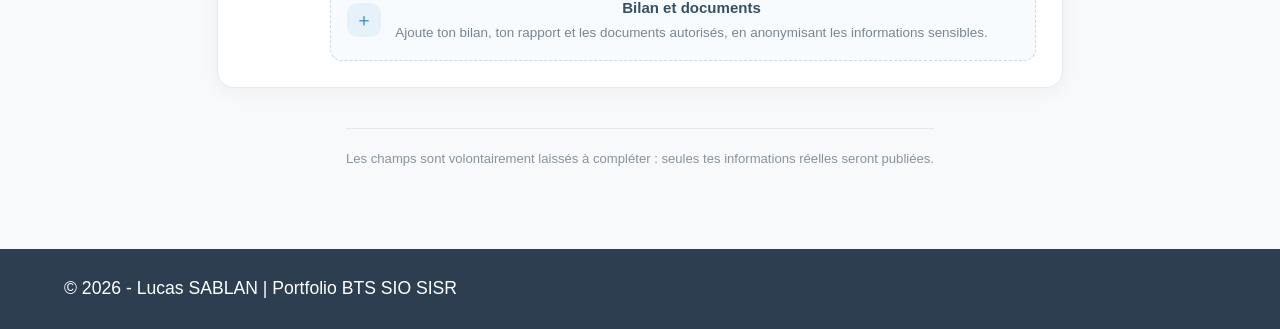
<file: stage-2.html>
<!DOCTYPE html>
<html lang="fr">
<head>
    <meta charset="UTF-8">
    <meta name="viewport" content="width=device-width, initial-scale=1.0">
    <link rel="icon" type="image/svg+xml" href="assets/images/logo portfolio sio.svg">
    <link rel="stylesheet" href="css/style.css">
    <link rel="stylesheet" href="css/ap-stages.css">

    <meta name="description" content="Stage de deuxième année de Lucas SABLAN dans le cadre du BTS SIO option SISR.">
    <title>Stage de deuxième année - Lucas SABLAN</title>
</head>
<body>
<header>
    <nav>
        <div class="logo">
            <a href="index.html" aria-label="Retour à l'accueil">
                <img src="assets/images/logo portfolio sio.svg" alt="Logo Portfolio" class="site-logo">
            </a>
            <a href="index.html">PortFolio/SABLAN.Lucas</a>
        </div>

        <button class="burger" type="button" aria-label="Ouvrir le menu" aria-expanded="false">
            ☰
        </button>

        <ul class="nav-links">
            <li><a href="index.html">Présentation</a></li>
            <li><a href="identite-numerique.html">L’identité numérique</a></li>
            <li><a href="cybersecurite.html">Cybersécurité</a></li>
            <li><a href="ap.html">AP</a></li>
            <li><a href="stage-1.html">Stage_1</a></li>
            <li><a href="stage-2.html">Stage_2</a></li>
            <li><a href="guide.html">Guide</a></li>
            <li><a href="a-propos.html">À propos</a></li>
        </ul>
    </nav>
</header>

    <main class="portfolio-main stage-main">
        <section class="portfolio-hero stage-hero">
            <p class="eyebrow">BTS SIO · OPTION SISR · EXPÉRIENCE PROFESSIONNELLE</p>
            <h1>Mon <span>stage de deuxième année</span></h1>
            <p class="hero-lead">Approfondissement de l’expérience professionnelle et valorisation des compétences développées pendant la deuxième année de BTS SIO.</p>
            <div class="hero-meta">
                <span><i></i> DEUXIÈME ANNÉE</span>
                <span><i></i> Rapport et missions à compléter</span>
            </div>
        </section>

        <section class="content-section stage-content">
            <div class="section-heading">
                <div>
                    <p class="eyebrow">PARCOURS PROFESSIONNEL</p>
                    <h2>Mon expérience</h2>
                </div>
                <p class="section-hint">Les rubriques ci-dessous sont prêtes à accueillir tes informations et tes documents.</p>
            </div>
            <div class="stage-panels">
            <section class="stage-panel" id="stage-part-1">
                <div class="panel-number">01</div>
                <div class="panel-content">
                    <p class="eyebrow">DEUXIÈME ANNÉE · 01</p>
                    <h2>Présentation du stage</h2>
                    <p class="panel-intro">Présente le contexte général de ton stage de deuxième année.</p>
                    <div class="placeholder-card">
                        <span class="placeholder-mark" aria-hidden="true">＋</span>
                        <div>
                            <h3>Entreprise et période</h3>
                            <p>Ajoute le nom de l’entreprise (ou une version anonymisée), les dates, ton poste et le contexte.</p>
                        </div>
                    </div>
                </div>
            </section>
            <section class="stage-panel" id="stage-part-2">
                <div class="panel-number">02</div>
                <div class="panel-content">
                    <p class="eyebrow">DEUXIÈME ANNÉE · 02</p>
                    <h2>Missions et responsabilités</h2>
                    <p class="panel-intro">Décris les missions réalisées et le niveau d’autonomie atteint.</p>
                    <div class="placeholder-card">
                        <span class="placeholder-mark" aria-hidden="true">＋</span>
                        <div>
                            <h3>Missions détaillées</h3>
                            <p>Ajoute une mission par bloc : besoin, démarche, configuration ou intervention, résultat et difficultés.</p>
                        </div>
                    </div>
                </div>
            </section>
            <section class="stage-panel" id="stage-part-3">
                <div class="panel-number">03</div>
                <div class="panel-content">
                    <p class="eyebrow">DEUXIÈME ANNÉE · 03</p>
                    <h2>Environnement technique</h2>
                    <p class="panel-intro">Présente l’architecture, les équipements et les outils utilisés.</p>
                    <div class="placeholder-card">
                        <span class="placeholder-mark" aria-hidden="true">＋</span>
                        <div>
                            <h3>Infrastructure et outils</h3>
                            <p>Ajoute uniquement les technologies, systèmes, équipements et logiciels que tu as réellement rencontrés.</p>
                        </div>
                    </div>
                </div>
            </section>
            <section class="stage-panel" id="stage-part-4">
                <div class="panel-number">04</div>
                <div class="panel-content">
                    <p class="eyebrow">DEUXIÈME ANNÉE · 04</p>
                    <h2>Bilan et compétences</h2>
                    <p class="panel-intro">Explique les compétences développées et les enseignements tirés du stage.</p>
                    <div class="placeholder-card">
                        <span class="placeholder-mark" aria-hidden="true">＋</span>
                        <div>
                            <h3>Bilan et documents</h3>
                            <p>Ajoute ton bilan, ton rapport et les documents autorisés, en anonymisant les informations sensibles.</p>
                        </div>
                    </div>
                </div>
            </section>
            </div>
        </section>
        <div class="page-footnote">Les champs sont volontairement laissés à compléter : seules tes informations réelles seront publiées.</div>
    </main>
    <footer>
        <p>&copy; 2026 - Lucas SABLAN | Portfolio BTS SIO SISR</p>
    </footer>
    <script src="js/script.js"></script>
</body>
</html>
</file>
<file: css/style.css>
/* ========================================= 
   VARIABLES GLOBALES (Couleurs et polices) 
   ========================================= */ 
:root { 
    --couleur-principale: #2c3e50; /* Bleu très foncé/Gris */ 
    --couleur-secondaire: #3498db; /* Bleu clair dynamique */ 
    --couleur-texte: #333333; /* Gris foncé pour la lisibilité */ 
    --couleur-fond: #f8f9fa; /* Gris très clair pour le fond du site */ 
    --couleur-nav: #ffffff; /* Blanc pour la barre de navigation */ 
} 
 
/* ========================================= 
   RESET DE BASE (Enlève les marges par défaut) 
   ========================================= */ 
* { 
    margin: 0; 
    padding: 0; 
    box-sizing: border-box; 
} 
 
body { 
    font-family: 'Segoe UI', Tahoma, Geneva, Verdana, sans-serif; 
    color: var(--couleur-texte); 
    background-color: var(--couleur-fond); 
    line-height: 1.6; 
    display: flex; 
    flex-direction: column; 
    min-height: 100vh; /* Permet au footer de rester en bas */ 
} 
 
/* ========================================= 
   BARRE DE NAVIGATION (Header) 
   ========================================= */ 
header { 
    background-color: var(--couleur-nav); 
    box-shadow: 0 2px 10px rgba(0,0,0,0.06); 
    position: sticky; 
    top: 0; 
    z-index: 1000; 
    width: 100%;
} 
 
nav { 
    display: flex; 
    justify-content: space-between; 
    align-items: center; 
    padding: 1rem 5%; 
    max-width: 1400px; 
    margin: 0 auto; 
} 
 
/* --- Le Logo et le lien PortFolio --- */ 
.logo {
    display: flex;
    flex-direction: row; 
    align-items: center; 
    gap: 15px; 
}

.logo a { 
    display: flex;
    align-items: center;
    font-size: 1.3rem; 
    font-weight: bold; 
    text-decoration: none; 
    color: var(--couleur-principale); 
    white-space: nowrap; 
} 

.site-logo {
    height: 45px; 
    width: auto;  
    display: block;
    object-fit: contain;
}
 
/* --- Les liens du menu --- */ 
.nav-links { 
    list-style: none; 
    display: flex; 
    align-items: center;
    gap: 1.8px; /* Espacement ajusté */
    gap: 1.8rem;
    margin: 0;
} 
 
.nav-links a { 
    display: inline-block;
    text-decoration: none; 
    color: var(--couleur-texte); 
    font-weight: 500; 
    font-size: 1rem;
    white-space: nowrap; /* Empêche les retours à la ligne sur les libellés du menu */
    transition: color 0.3s ease; 
} 
 
.nav-links a:hover { 
    color: var(--couleur-secondaire); 
} 
 
/* Bouton menu mobile */ 
.burger { 
    display: none; 
    font-size: 1.8rem; 
    background: none; 
    border: none; 
    cursor: pointer; 
    color: var(--couleur-principale); 
} 
 
/* ========================================= 
   CONTENU PRINCIPAL (Main) 
   ========================================= */ 
main { 
    flex: 1; 
    padding: 5rem 5%; 
    display: flex; 
    flex-direction: column; 
    align-items: center; 
    justify-content: center; 
    text-align: center; 
} 

#presentation {
    max-width: 800px;
    margin: 0 auto;
    display: flex;
    flex-direction: column;
    align-items: center;
    gap: 1.5rem; 
}
 
h1 { 
    font-size: 2.8rem; 
    color: var(--couleur-principale); 
    line-height: 1.2;
    margin: 0; 
} 
 
h2 { 
    font-size: 1.4rem; 
    color: var(--couleur-secondaire); 
    font-weight: 500; 
    margin: 0; 
} 
 
p { 
    font-size: 1.1rem; 
    color: #444444; 
    line-height: 1.8;
    margin: 0; 
} 
 
/* ========================================= 
   PIED DE PAGE (Footer) 
   ========================================= */ 
footer { 
    text-align: left; 
    padding: 1.5rem 5%;
    background-color: var(--couleur-principale); 
    color: white; 
    font-size: 0.95rem; 
    width: 100%;
    margin-top: auto; 
} 
 
footer p {
    color: white; /* S'assure que le texte restauré du footer est bien blanc et lisible */
    margin: 0;
}

/* ========================================= 
   BOUTONS ET ÉLÉMENTS D'ACTION 
   ========================================= */ 
.btn-principal { 
    display: inline-block; 
    background-color: var(--couleur-secondaire); 
    color: var(--couleur-fond); 
    padding: 12px 24px; 
    text-decoration: none; 
    border-radius: 6px; 
    font-weight: bold; 
    transition: background-color 0.3s ease, transform 0.2s ease; 
} 
 
.btn-principal:hover { 
    background-color: var(--couleur-principale); 
    color: #ffffff;
    transform: translateY(-2px); 
} 
 
/* ========================================= 
   RESPONSIVE DESIGN (Tablettes et Mobiles) 
   ========================================= */ 
@media screen and (max-width: 1200px) {
    .nav-links {
        gap: 1.2rem; 
    }
    .logo a {
        font-size: 1.15rem;
    }
}

@media screen and (max-width: 1024px) { 
    .nav-links { 
        display: none;  
        flex-direction: column; 
        width: 100%; 
        position: absolute; 
        top: 100%; 
        left: 0; 
        background-color: var(--couleur-nav); 
        text-align: center; 
        padding: 2rem 0; 
        box-shadow: 0 5px 10px rgba(0,0,0,0.1); 
        gap: 1.5rem;
    } 
 
    .nav-links.active { 
        display: flex; 
    } 
 
    .burger { 
        display: block; 
    } 

    h1 {
        font-size: 2.2rem;
    }

    h2 {
        font-size: 1.2rem;
    }
}
</file>
<file: css/ap-stages.css>
\
/* =========================================================
   PAGES AP & STAGES — styles complémentaires
   Ce fichier complète css/style.css sans le remplacer.
   ========================================================= */

.portfolio-main {
    width: 100%;
    max-width: 1240px;
    margin: 0 auto;
    padding: 4.5rem 5% 5rem;
    display: block;
    text-align: left;
    justify-content: flex-start;
    align-items: stretch;
}

.portfolio-hero {
    position: relative;
    overflow: hidden;
    padding: clamp(2rem, 5vw, 4.2rem);
    border-radius: 24px;
    color: #fff;
    background:
        radial-gradient(circle at 85% 15%, rgba(52, 152, 219, .34), transparent 28%),
        linear-gradient(125deg, #1c2d40 0%, #2c3e50 58%, #244d6a 100%);
    box-shadow: 0 18px 45px rgba(25, 45, 65, .14);
}

.portfolio-hero::after {
    content: "";
    position: absolute;
    width: 260px;
    height: 260px;
    right: -95px;
    bottom: -150px;
    border: 1px solid rgba(255,255,255,.15);
    border-radius: 50%;
    box-shadow: 0 0 0 28px rgba(255,255,255,.035), 0 0 0 58px rgba(255,255,255,.025);
    pointer-events: none;
}

.eyebrow {
    margin: 0 0 .8rem;
    color: #3498db;
    font-size: .76rem;
    font-weight: 800;
    letter-spacing: .16em;
    line-height: 1.5;
}

.portfolio-hero .eyebrow { color: #8ed0ff; }
.portfolio-hero h1 {
    max-width: 850px;
    color: #fff;
    font-size: clamp(2.15rem, 5vw, 3.65rem);
    letter-spacing: -.045em;
    line-height: 1.08;
}
.portfolio-hero h1 span { color: #83caff; }
.hero-lead {
    max-width: 680px;
    margin: 1.25rem 0 0;
    color: rgba(255,255,255,.82);
    font-size: 1.08rem;
    line-height: 1.75;
}
.hero-meta {
    display: flex;
    flex-wrap: wrap;
    align-items: center;
    gap: .75rem 1.4rem;
    margin-top: 2rem;
    color: rgba(255,255,255,.82);
    font-size: .88rem;
}
.hero-meta span { display: inline-flex; align-items: center; gap: .55rem; }
.hero-meta i {
    display: inline-block;
    width: 7px;
    height: 7px;
    border-radius: 50%;
    background: #70c5ff;
}
.hero-meta .meta-count {
    margin-left: auto;
    padding: .45rem .8rem;
    border: 1px solid rgba(255,255,255,.22);
    border-radius: 999px;
    background: rgba(255,255,255,.08);
}

.content-section { margin-top: 3.6rem; }
.section-heading {
    display: flex;
    justify-content: space-between;
    align-items: end;
    gap: 1.5rem;
    margin-bottom: 1.4rem;
}
.section-heading h2 {
    color: #24384d;
    font-size: clamp(1.65rem, 3vw, 2.15rem);
    font-weight: 750;
    letter-spacing: -.035em;
}
.section-heading .eyebrow { margin-bottom: .4rem; }
.section-hint {
    max-width: 390px;
    color: #697887;
    font-size: .92rem;
    line-height: 1.6;
}

.ap-grid {
    display: grid;
    grid-template-columns: repeat(2, minmax(0, 1fr));
    gap: 1rem;
}
.ap-card {
    min-width: 0;
    overflow: hidden;
    border: 1px solid #e3eaf0;
    border-radius: 16px;
    background: #fff;
    box-shadow: 0 5px 18px rgba(29, 52, 73, .045);
    transition: border-color .2s ease, box-shadow .2s ease, transform .2s ease;
}
.ap-card:hover {
    transform: translateY(-3px);
    border-color: #b7d9f0;
    box-shadow: 0 12px 28px rgba(29, 52, 73, .09);
}
.ap-card[open] {
    grid-column: 1 / -1;
    border-color: #9bcbea;
    box-shadow: 0 12px 30px rgba(29, 90, 130, .09);
}
.ap-card summary {
    display: flex;
    align-items: center;
    gap: 1rem;
    min-height: 112px;
    padding: 1.25rem 1.4rem;
    cursor: pointer;
    list-style: none;
}
.ap-card summary::-webkit-details-marker { display: none; }
.ap-card summary::after {
    content: "⌄";
    margin-left: .1rem;
    color: #7290a6;
    font-size: 1.25rem;
    transition: transform .2s ease;
}
.ap-card[open] summary::after { transform: rotate(180deg); }
.ap-card-icon {
    display: grid;
    flex: 0 0 48px;
    width: 48px;
    height: 48px;
    place-items: center;
    border-radius: 14px;
    color: #247db5;
    background: #eaf5fc;
    font-size: 1.35rem;
}
.ap-card-main { display: flex; min-width: 0; flex: 1; flex-direction: column; gap: .13rem; }
.ap-card-code {
    color: #328ac3;
    font-size: .72rem;
    font-weight: 800;
    letter-spacing: .1em;
}
.ap-card-title {
    overflow: hidden;
    color: #263b4f;
    font-size: 1rem;
    font-weight: 750;
    text-overflow: ellipsis;
}
.ap-card-year { color: #82909c; font-size: .82rem; }
.ap-card-action {
    display: inline-flex;
    align-items: center;
    gap: .4rem;
    color: #327fb0;
    font-size: .84rem;
    font-weight: 700;
    white-space: nowrap;
}
.ap-card[open] .ap-card-action span { transform: rotate(45deg); }
.ap-folder {
    padding: 0 1.4rem 1.4rem;
    border-top: 1px solid #edf1f4;
    background: #fbfdff;
}
.ap-description {
    margin: 1.1rem 0;
    color: #5e6d7b;
    font-size: .94rem;
}
.file-list {
    overflow: hidden;
    border: 1px solid #e5ebf0;
    border-radius: 12px;
    background: #fff;
}
.file-row {
    display: grid;
    grid-template-columns: minmax(0, 1fr) 120px 110px;
    align-items: center;
    gap: 1rem;
    min-height: 52px;
    padding: .7rem 1rem;
    border-top: 1px solid #edf1f4;
    color: #596b7a;
    font-size: .86rem;
}
.file-row:first-child { border-top: 0; }
.file-row-heading {
    min-height: 40px;
    color: #82909c;
    background: #f6f9fb;
    font-size: .73rem;
    font-weight: 750;
    letter-spacing: .06em;
    text-transform: uppercase;
}
.file-name { display: flex; align-items: center; gap: .65rem; color: #30475b; font-weight: 650; }
.file-icon { color: #328ac3; font-size: 1.05rem; }
.file-state { color: #8996a1; font-size: .8rem; }
.folder-note, .page-footnote {
    margin-top: 1rem;
    color: #87939e;
    font-size: .82rem;
    line-height: 1.6;
}
.page-footnote {
    margin-top: 2.5rem;
    padding-top: 1.2rem;
    border-top: 1px solid #e2e8ed;
}

.stage-hero { margin-bottom: .2rem; }
.stage-content { margin-top: 3.2rem; }
.stage-panels { display: grid; gap: 1rem; }
.stage-panel {
    display: grid;
    grid-template-columns: 66px minmax(0, 1fr);
    gap: 1.25rem;
    padding: 1.6rem;
    border: 1px solid #e3eaf0;
    border-radius: 17px;
    background: #fff;
    box-shadow: 0 5px 18px rgba(29, 52, 73, .045);
}
.panel-number {
    display: grid;
    width: 52px;
    height: 52px;
    place-items: center;
    border-radius: 15px;
    color: #247db5;
    background: #eaf5fc;
    font-size: 1rem;
    font-weight: 800;
}
.panel-content .eyebrow { margin-bottom: .25rem; }
.panel-content h2 {
    color: #263b4f;
    font-size: 1.35rem;
    font-weight: 750;
}
.panel-intro {
    margin: .45rem 0 1rem;
    color: #647382;
    font-size: .94rem;
}
.placeholder-card {
    display: flex;
    align-items: center;
    gap: .9rem;
    padding: 1rem;
    border: 1px dashed #cbd9e3;
    border-radius: 12px;
    background: #f8fbfd;
}
.placeholder-mark {
    display: grid;
    flex: 0 0 34px;
    width: 34px;
    height: 34px;
    place-items: center;
    border-radius: 10px;
    color: #2f83b8;
    background: #e5f2fa;
    font-size: 1.15rem;
}
.placeholder-card h3 { margin: 0 0 .2rem; color: #365064; font-size: .94rem; }
.placeholder-card p { color: #788692; font-size: .84rem; line-height: 1.55; }

@media (max-width: 760px) {
    .portfolio-main { padding: 2.2rem 5% 3rem; }
    .portfolio-hero { border-radius: 18px; }
    .section-heading { align-items: flex-start; flex-direction: column; gap: .5rem; }
    .ap-grid { grid-template-columns: 1fr; }
    .ap-card[open] { grid-column: auto; }
    .ap-card summary { gap: .75rem; padding: 1rem; }
    .ap-card-action { font-size: 0; }
    .ap-card-action span { font-size: 1.1rem; }
    .file-row { grid-template-columns: minmax(0, 1fr) 76px; gap: .5rem; padding: .65rem .75rem; }
    .file-row > :nth-child(2) { display: none; }
    .stage-panel { grid-template-columns: 1fr; gap: .8rem; padding: 1.15rem; }
    .panel-number { width: 42px; height: 42px; }
    .hero-meta .meta-count { margin-left: 0; }
}
@media (prefers-reduced-motion: reduce) {
    .ap-card, .ap-card summary::after { transition: none; }
    .ap-card:hover { transform: none; }
}
</file>
